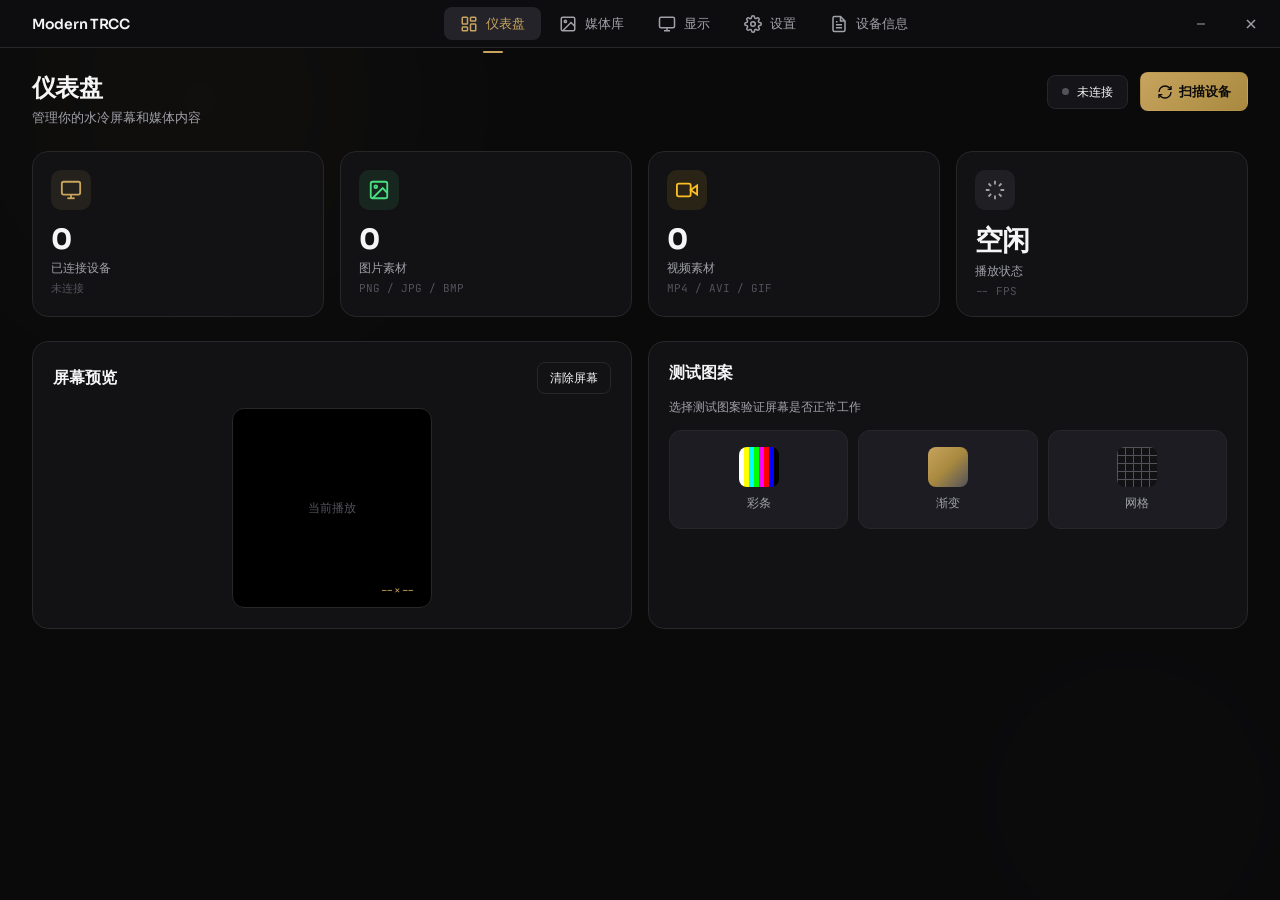
<file: ui/index.html>
<!DOCTYPE html>
<html lang="zh-CN">
<head>
    <meta charset="UTF-8">
    <meta name="viewport" content="width=device-width, initial-scale=1.0">
    <title>Modern TRCC</title>
    <link rel="preconnect" href="https://fonts.googleapis.com">
    <link rel="preconnect" href="https://fonts.gstatic.com" crossorigin>
    <link href="https://fonts.googleapis.com/css2?family=Sora:wght@300;400;500;600;700&family=Manrope:wght@300;400;500;600;700&family=JetBrains+Mono:wght@400;500&display=swap" rel="stylesheet">
    <link rel="stylesheet" href="styles.css">
</head>
<body>

<!-- 动态背景 -->
<div class="bg-mesh"></div>

<!-- 主容器 -->
<div class="app">

    <!-- 自定义标题栏 -->
    <header class="titlebar">
        <div class="titlebar-left">
            <div class="logo">
                <span class="logo-text">Modern TRCC</span>
            </div>
        </div>

        <!-- 顶部导航 -->
        <nav class="top-nav">
            <button class="top-nav-item active" data-page="dashboard">
                <svg width="18" height="18" viewBox="0 0 24 24" fill="none" stroke="currentColor" stroke-width="2"><rect x="3" y="3" width="7" height="9" rx="1"/><rect x="14" y="3" width="7" height="5" rx="1"/><rect x="14" y="12" width="7" height="9" rx="1"/><rect x="3" y="16" width="7" height="5" rx="1"/></svg>
                <span data-i18n="nav.dashboard">仪表盘</span>
            </button>
            <button class="top-nav-item" data-page="media">
                <svg width="18" height="18" viewBox="0 0 24 24" fill="none" stroke="currentColor" stroke-width="2"><rect x="3" y="3" width="18" height="18" rx="2"/><circle cx="8.5" cy="8.5" r="1.5"/><path d="M21 15L16 10L5 21"/></svg>
                <span data-i18n="nav.media">媒体库</span>
            </button>
            <button class="top-nav-item" data-page="display">
                <svg width="18" height="18" viewBox="0 0 24 24" fill="none" stroke="currentColor" stroke-width="2"><rect x="2" y="3" width="20" height="14" rx="2"/><line x1="8" y1="21" x2="16" y2="21"/><line x1="12" y1="17" x2="12" y2="21"/></svg>
                <span data-i18n="nav.display">显示</span>
            </button>
            <button class="top-nav-item" data-page="system">
                <svg width="18" height="18" viewBox="0 0 24 24" fill="none" stroke="currentColor" stroke-width="2"><circle cx="12" cy="12" r="3"/><path d="M19.4 15a1.65 1.65 0 0 0 .33 1.82l.06.06a2 2 0 0 1 0 2.83 2 2 0 0 1-2.83 0l-.06-.06a1.65 1.65 0 0 0-1.82-.33 1.65 1.65 0 0 0-1 1.51V21a2 2 0 0 1-2 2 2 2 0 0 1-2-2v-.09A1.65 1.65 0 0 0 9 19.4a1.65 1.65 0 0 0-1.82.33l-.06.06a2 2 0 0 1-2.83 0 2 2 0 0 1 0-2.83l.06-.06a1.65 1.65 0 0 0 .33-1.82 1.65 1.65 0 0 0-1.51-1H3a2 2 0 0 1-2-2 2 2 0 0 1 2-2h.09A1.65 1.65 0 0 0 4.6 9a1.65 1.65 0 0 0-.33-1.82l-.06-.06a2 2 0 0 1 0-2.83 2 2 0 0 1 2.83 0l.06.06a1.65 1.65 0 0 0 1.82.33H9a1.65 1.65 0 0 0 1-1.51V3a2 2 0 0 1 2-2 2 2 0 0 1 2 2v.09a1.65 1.65 0 0 0 1 1.51 1.65 1.65 0 0 0 1.82-.33l.06-.06a2 2 0 0 1 2.83 0 2 2 0 0 1 0 2.83l-.06.06a1.65 1.65 0 0 0-.33 1.82V9a1.65 1.65 0 0 0 1.51 1H21a2 2 0 0 1 2 2 2 2 0 0 1-2 2h-.09a1.65 1.65 0 0 0-1.51 1z"/></svg>
                <span data-i18n="nav.settings">设置</span>
            </button>
            <button class="top-nav-item" data-page="diagnostics">
                <svg width="18" height="18" viewBox="0 0 24 24" fill="none" stroke="currentColor" stroke-width="2"><path d="M14 2H6a2 2 0 0 0-2 2v16a2 2 0 0 0 2 2h12a2 2 0 0 0 2-2V8z"/><polyline points="14 2 14 8 20 8"/><line x1="16" y1="13" x2="8" y2="13"/><line x1="16" y1="17" x2="8" y2="17"/><polyline points="10 9 9 9 8 9"/></svg>
                <span data-i18n="nav.deviceInfo">设备信息</span>
            </button>
        </nav>

        <!-- 窗口控制按钮 -->
        <div class="window-controls">
            <button class="win-btn" id="minBtn" data-i18n-title="title.min" title="最小化">
                <svg width="12" height="12" viewBox="0 0 12 12"><rect x="2" y="5.5" width="8" height="1" fill="currentColor"/></svg>
            </button>
            <button class="win-btn win-btn-close" id="closeBtn" data-i18n-title="title.close" title="关闭">
                <svg width="12" height="12" viewBox="0 0 12 12"><line x1="2" y1="2" x2="10" y2="10" stroke="currentColor" stroke-width="1.5"/><line x1="10" y1="2" x2="2" y2="10" stroke="currentColor" stroke-width="1.5"/></svg>
            </button>
        </div>
    </header>

    <!-- 主内容 -->
    <main class="content">

        <!-- 屏幕切换条：检测到多块屏幕时显示（单屏自动隐藏） -->
        <div class="screen-bar" id="screenBar" style="display:none">
            <div class="screen-bar-inner" id="screenBarInner"></div>
        </div>

        <!-- ============ 仪表盘 ============ -->
        <section class="page active" id="page-dashboard">
            <header class="page-header">
                <div>
                    <h1 data-i18n="page.dashboard.title">仪表盘</h1>
                    <p data-i18n="page.dashboard.sub">管理你的水冷屏幕和媒体内容</p>
                </div>
                <div class="header-right">
                    <div class="device-badge" id="deviceBadge">
                        <div class="status-dot" id="statusDot"></div>
                        <span id="statusText">未连接</span>
                    </div>
                    <button class="btn btn-primary" onclick="scanDevices()">
                        <svg width="16" height="16" viewBox="0 0 24 24" fill="none" stroke="currentColor" stroke-width="2"><path d="M3 12a9 9 0 0 1 9-9 9.75 9.75 0 0 1 6.74 2.74L21 8"/><path d="M21 3v5h-5"/><path d="M21 12a9 9 0 0 1-9 9 9.75 9.75 0 0 1-6.74-2.74L3 16"/><path d="M3 21v-5h5"/></svg>
                        <span data-i18n="btn.scan">扫描设备</span>
                    </button>
                </div>
            </header>

            <div class="stats-grid">
                <div class="stat-card">
                    <div class="stat-icon stat-icon-blue">
                        <svg width="22" height="22" viewBox="0 0 24 24" fill="none" stroke="currentColor" stroke-width="2"><rect x="2" y="3" width="20" height="14" rx="2"/><line x1="8" y1="21" x2="16" y2="21"/><line x1="12" y1="17" x2="12" y2="21"/></svg>
                    </div>
                    <div class="stat-value" id="statDevices">0</div>
                    <div class="stat-label" data-i18n="stat.devices">已连接设备</div>
                    <div class="stat-sub" id="statDeviceName">未连接</div>
                </div>
                <div class="stat-card">
                    <div class="stat-icon stat-icon-green">
                        <svg width="22" height="22" viewBox="0 0 24 24" fill="none" stroke="currentColor" stroke-width="2"><rect x="3" y="3" width="18" height="18" rx="2"/><circle cx="8.5" cy="8.5" r="1.5"/><path d="M21 15L16 10L5 21"/></svg>
                    </div>
                    <div class="stat-value" id="statImages">0</div>
                    <div class="stat-label" data-i18n="stat.images">图片素材</div>
                    <div class="stat-sub" data-i18n="stat.imagesSub">PNG / JPG / BMP</div>
                </div>
                <div class="stat-card">
                    <div class="stat-icon stat-icon-orange">
                        <svg width="22" height="22" viewBox="0 0 24 24" fill="none" stroke="currentColor" stroke-width="2"><polygon points="23 7 16 12 23 17 23 7"/><rect x="1" y="5" width="15" height="14" rx="2"/></svg>
                    </div>
                    <div class="stat-value" id="statVideos">0</div>
                    <div class="stat-label" data-i18n="stat.videos">视频素材</div>
                    <div class="stat-sub" data-i18n="stat.videosSub">MP4 / AVI / GIF</div>
                </div>
                <div class="stat-card">
                    <div class="stat-icon stat-icon-cyan">
                        <svg width="22" height="22" viewBox="0 0 24 24" fill="none" stroke="currentColor" stroke-width="2"><path d="M12 2v4M12 18v4M4.93 4.93l2.83 2.83M16.24 16.24l2.83 2.83M2 12h4M18 12h4M4.93 19.07l2.83-2.83M16.24 7.76l2.83-2.83"/></svg>
                    </div>
                    <div class="stat-value" id="statPlayback">空闲</div>
                    <div class="stat-label" data-i18n="stat.playback">播放状态</div>
                    <div class="stat-sub"><span id="statFps">-- FPS</span></div>
                </div>
            </div>

            <div class="dashboard-bottom">
                <div class="card preview-card">
                    <div class="card-header">
                        <h2 data-i18n="dash.preview">屏幕预览</h2>
                        <button class="btn btn-ghost btn-sm" onclick="clearDisplay()"><span data-i18n="btn.clear">清除屏幕</span></button>
                    </div>
                    <div class="screen-preview" id="screenPreview">
                        <img class="screen-preview-img" id="screenPreviewImg" alt="">
                        <div class="screen-resolution" id="screenRes">--×--</div>
                        <div class="preview-info" id="previewInfo"></div>
                    </div>
                </div>
                <div class="card test-card">
                    <div class="card-header">
                        <h2 data-i18n="dash.testPattern">测试图案</h2>
                    </div>
                    <p class="card-desc" data-i18n="dash.testDesc">选择测试图案验证屏幕是否正常工作</p>
                    <div class="test-grid">
                        <button class="test-btn" onclick="sendTestPattern('colorbars')">
                            <div class="test-icon test-icon-bars"></div>
                            <span data-i18n="test.bars">彩条</span>
                        </button>
                        <button class="test-btn" onclick="sendTestPattern('gradient')">
                            <div class="test-icon test-icon-gradient"></div>
                            <span data-i18n="test.gradient">渐变</span>
                        </button>
                        <button class="test-btn" onclick="sendTestPattern('grid')">
                            <div class="test-icon test-icon-grid"></div>
                            <span data-i18n="test.grid">网格</span>
                        </button>
                    </div>
                </div>
            </div>
        </section>

        <!-- ============ 媒体库 ============ -->
        <section class="page" id="page-media">
            <header class="page-header">
                <div>
                    <h1 data-i18n="page.media.title">媒体库</h1>
                    <p data-i18n="page.media.sub">管理你的图片和视频素材</p>
                </div>
                <div class="header-actions">
                    <button class="btn btn-ghost" onclick="uploadMedia('image')"><span data-i18n="btn.uploadImage">上传图片</span></button>
                    <button class="btn btn-primary" onclick="uploadMedia('video')"><span data-i18n="btn.uploadVideo">上传视频</span></button>
                </div>
            </header>

            <div class="filter-bar">
                <div class="filter-tabs">
                    <button class="filter-tab active" data-filter="all" onclick="setFilter('all')"><span data-i18n="filter.all">全部</span></button>
                    <button class="filter-tab" data-filter="image" onclick="setFilter('image')"><span data-i18n="filter.image">图片</span></button>
                    <button class="filter-tab" data-filter="video" onclick="setFilter('video')"><span data-i18n="filter.video">视频</span></button>
                </div>
                <input type="text" class="search-input" placeholder="搜索..." id="searchInput" oninput="filterMedia()" data-i18n-placeholder="search.placeholder">
            </div>

            <div class="media-grid" id="mediaGrid">
                <div class="empty-state" id="mediaEmpty">
                    <svg width="48" height="48" viewBox="0 0 24 24" fill="none" stroke="currentColor" stroke-width="1.5"><path d="M14 2H6a2 2 0 0 0-2 2v16a2 2 0 0 0 2 2h12a2 2 0 0 0 2-2V8z"/><polyline points="14 2 14 8 20 8"/></svg>
                    <h3 data-i18n="media.empty.title">暂无媒体文件</h3>
                    <p data-i18n="media.empty.desc">上传一些图片或视频开始使用吧</p>
                    <button class="btn btn-primary" onclick="uploadMedia('all')" data-i18n="btn.uploadFile">上传文件</button>
                </div>
            </div>
        </section>

        <!-- ============ 显示 ============ -->
        <section class="page" id="page-display">
            <div class="page-split">
                <aside class="page-sidebar">
                    <div class="sidebar-title">
                        <h1 data-i18n="page.display.title">显示</h1>
                        <p data-i18n="page.display.sub">调整屏幕显示效果和性能参数</p>
                        <span class="cur-screen-label"></span>
                    </div>
                    <button class="sidebar-item active" data-section="image"><span data-i18n="display.imageAdjust">图像调整</span></button>
                    <button class="sidebar-item" data-section="performance"><span data-i18n="display.performance">性能设置</span></button>
                </aside>
                <div class="page-content">
                    <div class="section-pane active" id="pane-image">
                        <h3 class="section-title" data-i18n="display.imageAdjust">图像调整</h3>
                        <div class="slider-group">
                            <div class="slider-row">
                                <div class="slider-label">
                                    <span data-i18n="display.brightness">亮度</span>
                                    <span class="slider-value" id="valBrightness">100%</span>
                                </div>
                                <input type="range" min="0" max="200" value="100" id="brightness" oninput="updateSlider('brightness', this.value, '%')">
                            </div>
                            <div class="slider-row">
                                <div class="slider-label">
                                    <span data-i18n="display.contrast">对比度</span>
                                    <span class="slider-value" id="valContrast">100%</span>
                                </div>
                                <input type="range" min="0" max="200" value="100" id="contrast" oninput="updateSlider('contrast', this.value, '%')">
                            </div>
                            <div class="slider-row">
                                <div class="slider-label">
                                    <span data-i18n="display.saturation">饱和度</span>
                                    <span class="slider-value" id="valSaturation">100%</span>
                                </div>
                                <input type="range" min="0" max="200" value="100" id="saturation" oninput="updateSlider('saturation', this.value, '%')">
                            </div>
                        </div>
                        <div class="option-group">
                            <label class="option-label" data-i18n="display.rotation">屏幕旋转</label>
                            <div class="option-tabs">
                                <button class="option-tab active" data-rotation="0" onclick="setOption('rotation', 0, this)">0°</button>
                                <button class="option-tab" data-rotation="90" onclick="setOption('rotation', 90, this)">90°</button>
                                <button class="option-tab" data-rotation="180" onclick="setOption('rotation', 180, this)">180°</button>
                                <button class="option-tab" data-rotation="270" onclick="setOption('rotation', 270, this)">270°</button>
                            </div>
                        </div>
                        <div class="option-group">
                            <label class="option-label" data-i18n="display.fitMode">缩放模式</label>
                            <div class="option-tabs">
                                <button class="option-tab active" data-fit="cover" onclick="setOption('fit', 'cover', this)" data-i18n="display.fit.cover">填充</button>
                                <button class="option-tab" data-fit="contain" onclick="setOption('fit', 'contain', this)" data-i18n="display.fit.contain">适应</button>
                                <button class="option-tab" data-fit="fill" onclick="setOption('fit', 'fill', this)" data-i18n="display.fit.fill">拉伸</button>
                            </div>
                        </div>
                    </div>

                    <div class="section-pane" id="pane-performance">
                        <h3 class="section-title" data-i18n="display.performance">性能设置</h3>
                        <div class="slider-group">
                            <div class="slider-row">
                                <div class="slider-label">
                                    <div class="slider-label-title">
                                        <span data-i18n="display.targetFps">屏幕刷新率</span>
                                        <span class="slider-desc" data-i18n="display.targetFps.desc">每秒向屏幕发送的帧数，越高越流畅但占用更多USB带宽</span>
                                    </div>
                                    <span class="slider-value" id="valTargetFps">30 FPS</span>
                                </div>
                                <input type="range" min="1" max="60" value="30" id="targetFps" oninput="updateSlider('targetFps', this.value, ' FPS')">
                            </div>
                            <div class="slider-row">
                                <div class="slider-label">
                                    <div class="slider-label-title">
                                        <span data-i18n="display.videoFps">视频播放帧率</span>
                                        <span class="slider-desc" data-i18n="display.videoFps.desc">视频每秒播放的帧数，决定播放速度，通常保持与原视频一致</span>
                                    </div>
                                    <span class="slider-value" id="valVideoFps">30 FPS</span>
                                </div>
                                <input type="range" min="10" max="60" value="30" id="videoFps" oninput="updateSlider('videoFps', this.value, ' FPS')">
                            </div>
                        </div>
                        <div class="toggle-row">
                            <div class="toggle-info">
                                <span data-i18n="display.loop">循环播放视频</span>
                                <span class="toggle-desc" data-i18n="display.loop.desc">视频结束后自动重播</span>
                            </div>
                            <label class="toggle"><input type="checkbox" id="loopVideo" checked><span class="toggle-slider"></span></label>
                        </div>
                    </div>

                    <div class="settings-actions">
                        <button class="btn btn-ghost" onclick="resetSettings()"><span data-i18n="btn.reset">重置</span></button>
                        <button class="btn btn-primary" onclick="applySettings()"><span data-i18n="btn.apply">应用设置</span></button>
                    </div>
                </div>
            </div>
        </section>

        <!-- ============ 设置 ============ -->
        <section class="page" id="page-system">
            <div class="page-split">
                <aside class="page-sidebar">
                    <div class="sidebar-title">
                        <h1 data-i18n="page.system.title">设置</h1>
                        <p data-i18n="page.system.sub">配置应用启动、外观和系统选项</p>
                    </div>
                    <button class="sidebar-item active" data-section="startup"><span data-i18n="sys.startup">启动选项</span></button>
                    <button class="sidebar-item" data-section="about"><span data-i18n="sys.about">关于</span></button>
                </aside>
                <div class="page-content">
                    <div class="section-pane active" id="pane-startup">
                        <h3 class="section-title" data-i18n="sys.startup">启动选项</h3>

                        <div class="section-block">
                            <h4 class="section-subtitle" data-i18n="sys.autostart">开机自启动</h4>
                            <div class="autostart-status" id="autoStartStatus">
                                <div class="autostart-dot"></div>
                                <div>
                                    <div class="autostart-text" id="autoStartText" data-i18n="sys.autostart.off">自启动未启用</div>
                                    <div class="autostart-desc" data-i18n="sys.autostart.desc">应用将在系统启动时自动运行</div>
                                </div>
                                <button class="btn btn-primary btn-sm" id="autoStartBtn" onclick="toggleAutoStart()" data-i18n="btn.enable">启用</button>
                            </div>
                            <div class="toggle-row">
                                <div class="toggle-info">
                                    <span data-i18n="sys.startMinimized">启动时最小化</span>
                                    <span class="toggle-desc" data-i18n="sys.startMinimized.desc">自启动时以最小化方式运行</span>
                                </div>
                                <label class="toggle"><input type="checkbox" id="startMinimized"><span class="toggle-slider"></span></label>
                            </div>
                            <div class="toggle-row">
                                <div class="toggle-info">
                                    <span class="text-warning">⚡ <span data-i18n="sys.fastStartup">快速启动（高优先级）</span></span>
                                    <span class="toggle-desc" data-i18n="sys.fastStartup.desc">注册为登录时最高优先级任务，确保最快启动</span>
                                </div>
                                <label class="toggle"><input type="checkbox" id="fastStartup" checked><span class="toggle-slider"></span></label>
                            </div>
                        </div>

                        <div class="section-block">
                            <div class="section-title-row">
                                <h4 class="section-subtitle" data-i18n="sys.autoplay">开机自动播放</h4>
                                <span class="cur-screen-label"></span>
                            </div>
                            <p class="section-desc" data-i18n="sys.autoplay.desc">启动并连接设备后自动播放选定的媒体</p>
                            <div class="toggle-row">
                                <div class="toggle-info">
                                    <span data-i18n="sys.enableAutoplay">启用自动播放</span>
                                    <span class="toggle-desc" data-i18n="sys.enableAutoplay.desc">开机后自动播放下方选择的图像或视频</span>
                                </div>
                                <label class="toggle"><input type="checkbox" id="enableAutoplay"><span class="toggle-slider"></span></label>
                            </div>
                            <div class="option-group" style="margin-top:12px">
                                <label class="option-label" data-i18n="sys.autoplayMedia">播放媒体</label>
                                <select class="select" id="autoplayMedia"></select>
                            </div>
                        </div>

                        <div class="section-block">
                            <div class="toggle-row">
                                <div class="toggle-info">
                                    <span data-i18n="sys.minimizeToTray">最小化到系统托盘</span>
                                    <span class="toggle-desc" data-i18n="sys.minimizeToTray.desc">关闭窗口时最小化到托盘，继续后台运行</span>
                                </div>
                                <label class="toggle"><input type="checkbox" id="minimizeToTray" checked><span class="toggle-slider"></span></label>
                            </div>
                            <div class="option-group" style="margin-top:8px">
                                <label class="option-label" data-i18n="sys.language">语言</label>
                                <select class="select" id="language">
                                    <option value="zh-CN">简体中文</option>
                                    <option value="zh-TW">繁體中文</option>
                                    <option value="en">English</option>
                                    <option value="ja">日本語</option>
                                </select>
                            </div>
                        </div>
                    </div>

                    <div class="section-pane" id="pane-about">
                        <h3 class="section-title" data-i18n="sys.about">关于</h3>
                        <div class="about-card">
                            <div class="about-logo">
                                <svg width="48" height="48" viewBox="0 0 24 24" fill="none"><path d="M12 2C12 2 5 10 5 15C5 18.866 8.13401 22 12 22C15.866 22 19 18.866 19 15C19 10 12 2 12 2Z" stroke="#c8a45e" stroke-width="2"/><path d="M9 15C9 16.657 10.343 18 12 18" stroke="#c8a45e" stroke-width="2" stroke-linecap="round"/></svg>
                            </div>
                            <h3>Modern TRCC</h3>
                            <p class="about-version" data-i18n="sys.version">版本 1.1.2</p>
                            <div class="about-info">
                                <div class="about-row"><span data-i18n="sys.author">作者</span><span>穗月</span></div>
                                <div class="about-row"><span data-i18n="sys.protocol">协议</span><span>USB / HID / SCSI / JPEG</span></div>
                            </div>
                            <p class="about-copy" data-i18n="sys.aboutCopy">支持利民 Thermalright 全系列水冷屏幕</p>
                        </div>
                    </div>
                </div>
            </div>
        </section>

        <!-- ============ 设备信息 ============ -->
        <section class="page" id="page-diagnostics">
            <div class="page-split">
                <aside class="page-sidebar">
                    <div class="sidebar-title">
                        <h1 data-i18n="page.diagnostics.title">设备信息</h1>
                        <p data-i18n="page.diagnostics.sub">查看所有USB设备信息，帮助识别水冷屏幕</p>
                    </div>
                    <button class="sidebar-item active" data-section="devices"><span data-i18n="diag.sidebar.devices">设备列表</span></button>
                    <button class="sidebar-item" data-section="logs"><span data-i18n="diag.logs">实时日志</span></button>
                </aside>
                <div class="page-content">
                    <div class="section-pane active" id="pane-devices">
                        <div class="section-header">
                            <h3 class="section-title" data-i18n="diag.known">已知设备列表</h3>
                            <button class="btn btn-primary btn-sm" onclick="refreshDiagnostics()">
                                <svg width="14" height="14" viewBox="0 0 24 24" fill="none" stroke="currentColor" stroke-width="2"><path d="M3 12a9 9 0 0 1 9-9 9.75 9.75 0 0 1 6.74 2.74L21 8"/><path d="M21 3v5h-5"/><path d="M21 12a9 9 0 0 1-9 9 9.75 9.75 0 0 1-6.74-2.74L3 16"/><path d="M3 21v-5h5"/></svg>
                                <span data-i18n="diag.refresh">刷新设备列表</span>
                            </button>
                        </div>
                        <div class="known-devices" id="knownDevices"></div>

                        <h3 class="section-title" style="margin-top:24px" data-i18n="diag.allUsb">所有USB设备</h3>
                        <div class="usb-device-list" id="usbDeviceList">
                            <div class="empty-state" style="padding:30px">
                                <p data-i18n="diag.clickRefresh">点击「刷新设备列表」扫描</p>
                            </div>
                        </div>
                    </div>

                    <div class="section-pane" id="pane-logs">
                        <div class="section-header">
                            <h3 class="section-title" data-i18n="diag.logs">实时日志</h3>
                            <button class="btn btn-ghost btn-sm" onclick="clearLogs()" data-i18n="btn.clearLogs">清除</button>
                        </div>
                        <div class="log-panel" id="logPanel">
                            <div class="log-empty" data-i18n="diag.waitingLogs">等待日志...</div>
                        </div>
                    </div>
                </div>
            </div>
        </section>

    </main>
</div>

<!-- Toast 通知 -->
<div class="toast-container" id="toastContainer"></div>

<!-- 媒体右键菜单 -->
<div class="ctx-menu" id="ctxMenu" style="display:none">
    <button class="ctx-item" id="ctxPlay">
        <svg width="14" height="14" viewBox="0 0 24 24" fill="none" stroke="currentColor" stroke-width="2"><polygon points="6 3 20 12 6 21 6 3"/></svg>
        <span data-i18n="ctx.play">播放</span>
    </button>
    <button class="ctx-item ctx-danger" id="ctxDelete">
        <svg width="14" height="14" viewBox="0 0 24 24" fill="none" stroke="currentColor" stroke-width="2"><path d="M3 6h18M8 6V4a2 2 0 0 1 2-2h4a2 2 0 0 1 2 2v2m3 0v14a2 2 0 0 1-2 2H7a2 2 0 0 1-2-2V6"/></svg>
        <span data-i18n="ctx.delete">删除</span>
    </button>
</div>

<script src="app.js"></script>
</body>
</html>
</file>
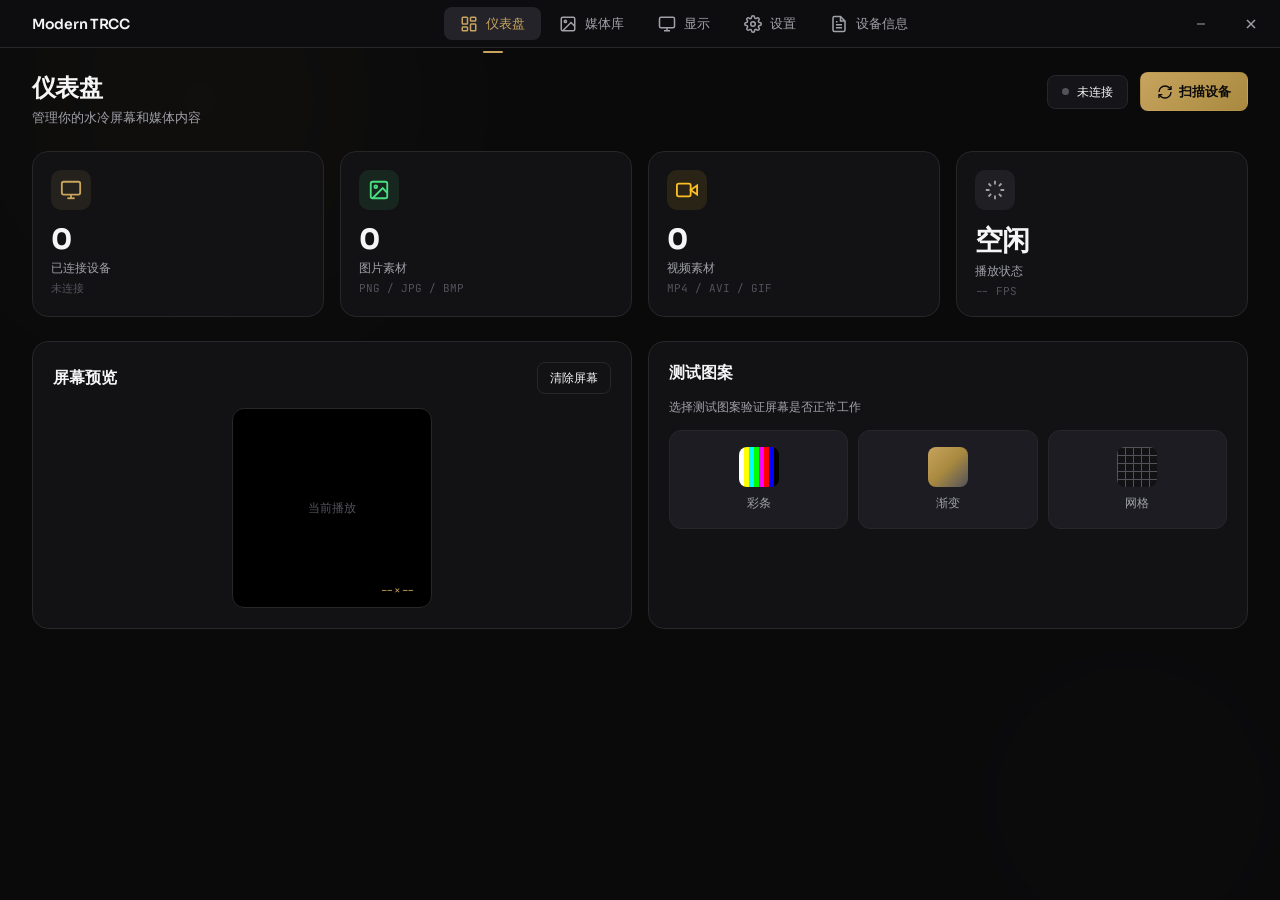
<file: src/ModernTRCC.App/ui/index.html>
<!DOCTYPE html>
<html lang="zh-CN">
<head>
    <meta charset="UTF-8">
    <meta name="viewport" content="width=device-width, initial-scale=1.0">
    <title>Modern TRCC</title>
    <link rel="preconnect" href="https://fonts.googleapis.com">
    <link rel="preconnect" href="https://fonts.gstatic.com" crossorigin>
    <link href="https://fonts.googleapis.com/css2?family=Sora:wght@300;400;500;600;700&family=Manrope:wght@300;400;500;600;700&family=JetBrains+Mono:wght@400;500&display=swap" rel="stylesheet">
    <link rel="stylesheet" href="styles.css">
</head>
<body>

<!-- 动态背景 -->
<div class="bg-mesh"></div>

<!-- 主容器 -->
<div class="app">

    <!-- 自定义标题栏 -->
    <header class="titlebar">
        <div class="titlebar-left">
            <div class="logo">
                <span class="logo-text">Modern TRCC</span>
            </div>
        </div>

        <!-- 顶部导航 -->
        <nav class="top-nav">
            <button class="top-nav-item active" data-page="dashboard">
                <svg width="18" height="18" viewBox="0 0 24 24" fill="none" stroke="currentColor" stroke-width="2"><rect x="3" y="3" width="7" height="9" rx="1"/><rect x="14" y="3" width="7" height="5" rx="1"/><rect x="14" y="12" width="7" height="9" rx="1"/><rect x="3" y="16" width="7" height="5" rx="1"/></svg>
                <span data-i18n="nav.dashboard">仪表盘</span>
            </button>
            <button class="top-nav-item" data-page="media">
                <svg width="18" height="18" viewBox="0 0 24 24" fill="none" stroke="currentColor" stroke-width="2"><rect x="3" y="3" width="18" height="18" rx="2"/><circle cx="8.5" cy="8.5" r="1.5"/><path d="M21 15L16 10L5 21"/></svg>
                <span data-i18n="nav.media">媒体库</span>
            </button>
            <button class="top-nav-item" data-page="display">
                <svg width="18" height="18" viewBox="0 0 24 24" fill="none" stroke="currentColor" stroke-width="2"><rect x="2" y="3" width="20" height="14" rx="2"/><line x1="8" y1="21" x2="16" y2="21"/><line x1="12" y1="17" x2="12" y2="21"/></svg>
                <span data-i18n="nav.display">显示</span>
            </button>
            <button class="top-nav-item" data-page="system">
                <svg width="18" height="18" viewBox="0 0 24 24" fill="none" stroke="currentColor" stroke-width="2"><circle cx="12" cy="12" r="3"/><path d="M19.4 15a1.65 1.65 0 0 0 .33 1.82l.06.06a2 2 0 0 1 0 2.83 2 2 0 0 1-2.83 0l-.06-.06a1.65 1.65 0 0 0-1.82-.33 1.65 1.65 0 0 0-1 1.51V21a2 2 0 0 1-2 2 2 2 0 0 1-2-2v-.09A1.65 1.65 0 0 0 9 19.4a1.65 1.65 0 0 0-1.82.33l-.06.06a2 2 0 0 1-2.83 0 2 2 0 0 1 0-2.83l.06-.06a1.65 1.65 0 0 0 .33-1.82 1.65 1.65 0 0 0-1.51-1H3a2 2 0 0 1-2-2 2 2 0 0 1 2-2h.09A1.65 1.65 0 0 0 4.6 9a1.65 1.65 0 0 0-.33-1.82l-.06-.06a2 2 0 0 1 0-2.83 2 2 0 0 1 2.83 0l.06.06a1.65 1.65 0 0 0 1.82.33H9a1.65 1.65 0 0 0 1-1.51V3a2 2 0 0 1 2-2 2 2 0 0 1 2 2v.09a1.65 1.65 0 0 0 1 1.51 1.65 1.65 0 0 0 1.82-.33l.06-.06a2 2 0 0 1 2.83 0 2 2 0 0 1 0 2.83l-.06.06a1.65 1.65 0 0 0-.33 1.82V9a1.65 1.65 0 0 0 1.51 1H21a2 2 0 0 1 2 2 2 2 0 0 1-2 2h-.09a1.65 1.65 0 0 0-1.51 1z"/></svg>
                <span data-i18n="nav.settings">设置</span>
            </button>
            <button class="top-nav-item" data-page="diagnostics">
                <svg width="18" height="18" viewBox="0 0 24 24" fill="none" stroke="currentColor" stroke-width="2"><path d="M14 2H6a2 2 0 0 0-2 2v16a2 2 0 0 0 2 2h12a2 2 0 0 0 2-2V8z"/><polyline points="14 2 14 8 20 8"/><line x1="16" y1="13" x2="8" y2="13"/><line x1="16" y1="17" x2="8" y2="17"/><polyline points="10 9 9 9 8 9"/></svg>
                <span data-i18n="nav.deviceInfo">设备信息</span>
            </button>
        </nav>

        <!-- 窗口控制按钮 -->
        <div class="window-controls">
            <button class="win-btn" id="minBtn" data-i18n-title="title.min" title="最小化">
                <svg width="12" height="12" viewBox="0 0 12 12"><rect x="2" y="5.5" width="8" height="1" fill="currentColor"/></svg>
            </button>
            <button class="win-btn win-btn-close" id="closeBtn" data-i18n-title="title.close" title="关闭">
                <svg width="12" height="12" viewBox="0 0 12 12"><line x1="2" y1="2" x2="10" y2="10" stroke="currentColor" stroke-width="1.5"/><line x1="10" y1="2" x2="2" y2="10" stroke="currentColor" stroke-width="1.5"/></svg>
            </button>
        </div>
    </header>

    <!-- 主内容 -->
    <main class="content">

        <!-- 屏幕切换条：检测到多块屏幕时显示（单屏自动隐藏） -->
        <div class="screen-bar" id="screenBar" style="display:none">
            <div class="screen-bar-inner" id="screenBarInner"></div>
        </div>

        <!-- ============ 仪表盘 ============ -->
        <section class="page active" id="page-dashboard">
            <header class="page-header">
                <div>
                    <h1 data-i18n="page.dashboard.title">仪表盘</h1>
                    <p data-i18n="page.dashboard.sub">管理你的水冷屏幕和媒体内容</p>
                </div>
                <div class="header-right">
                    <div class="device-badge" id="deviceBadge">
                        <div class="status-dot" id="statusDot"></div>
                        <span id="statusText">未连接</span>
                    </div>
                    <button id="scanDevicesBtn" class="btn btn-primary" onclick="scanDevices()">
                        <svg width="16" height="16" viewBox="0 0 24 24" fill="none" stroke="currentColor" stroke-width="2"><path d="M3 12a9 9 0 0 1 9-9 9.75 9.75 0 0 1 6.74 2.74L21 8"/><path d="M21 3v5h-5"/><path d="M21 12a9 9 0 0 1-9 9 9.75 9.75 0 0 1-6.74-2.74L3 16"/><path d="M3 21v-5h5"/></svg>
                        <span data-i18n="btn.scan">扫描设备</span>
                    </button>
                </div>
            </header>

            <div class="stats-grid">
                <div class="stat-card">
                    <div class="stat-icon stat-icon-blue">
                        <svg width="22" height="22" viewBox="0 0 24 24" fill="none" stroke="currentColor" stroke-width="2"><rect x="2" y="3" width="20" height="14" rx="2"/><line x1="8" y1="21" x2="16" y2="21"/><line x1="12" y1="17" x2="12" y2="21"/></svg>
                    </div>
                    <div class="stat-value" id="statDevices">0</div>
                    <div class="stat-label" data-i18n="stat.devices">已连接设备</div>
                    <div class="stat-sub" id="statDeviceName">未连接</div>
                </div>
                <div class="stat-card">
                    <div class="stat-icon stat-icon-green">
                        <svg width="22" height="22" viewBox="0 0 24 24" fill="none" stroke="currentColor" stroke-width="2"><rect x="3" y="3" width="18" height="18" rx="2"/><circle cx="8.5" cy="8.5" r="1.5"/><path d="M21 15L16 10L5 21"/></svg>
                    </div>
                    <div class="stat-value" id="statImages">0</div>
                    <div class="stat-label" data-i18n="stat.images">图片素材</div>
                    <div class="stat-sub" data-i18n="stat.imagesSub">PNG / JPG / BMP</div>
                </div>
                <div class="stat-card">
                    <div class="stat-icon stat-icon-orange">
                        <svg width="22" height="22" viewBox="0 0 24 24" fill="none" stroke="currentColor" stroke-width="2"><polygon points="23 7 16 12 23 17 23 7"/><rect x="1" y="5" width="15" height="14" rx="2"/></svg>
                    </div>
                    <div class="stat-value" id="statVideos">0</div>
                    <div class="stat-label" data-i18n="stat.videos">视频素材</div>
                    <div class="stat-sub" data-i18n="stat.videosSub">MP4 / AVI / GIF</div>
                </div>
                <div class="stat-card">
                    <div class="stat-icon stat-icon-cyan">
                        <svg width="22" height="22" viewBox="0 0 24 24" fill="none" stroke="currentColor" stroke-width="2"><path d="M12 2v4M12 18v4M4.93 4.93l2.83 2.83M16.24 16.24l2.83 2.83M2 12h4M18 12h4M4.93 19.07l2.83-2.83M16.24 7.76l2.83-2.83"/></svg>
                    </div>
                    <div class="stat-value" id="statPlayback">空闲</div>
                    <div class="stat-label" data-i18n="stat.playback">播放状态</div>
                    <div class="stat-sub"><span id="statFps">-- FPS</span></div>
                </div>
            </div>

            <div class="dashboard-bottom">
                <div class="card preview-card">
                    <div class="card-header">
                        <h2 data-i18n="dash.preview">屏幕预览</h2>
                        <button class="btn btn-ghost btn-sm" onclick="clearDisplay()"><span data-i18n="btn.clear">清除屏幕</span></button>
                    </div>
                    <div class="screen-preview" id="screenPreview">
                        <img class="screen-preview-img" id="screenPreviewImg" alt="">
                        <div class="screen-resolution" id="screenRes">--×--</div>
                        <div class="preview-info" id="previewInfo"></div>
                    </div>
                </div>
                <div class="card test-card">
                    <div class="card-header">
                        <h2 data-i18n="dash.testPattern">测试图案</h2>
                    </div>
                    <p class="card-desc" data-i18n="dash.testDesc">选择测试图案验证屏幕是否正常工作</p>
                    <div class="test-grid">
                        <button class="test-btn" onclick="sendTestPattern('colorbars')">
                            <div class="test-icon test-icon-bars"></div>
                            <span data-i18n="test.bars">彩条</span>
                        </button>
                        <button class="test-btn" onclick="sendTestPattern('gradient')">
                            <div class="test-icon test-icon-gradient"></div>
                            <span data-i18n="test.gradient">渐变</span>
                        </button>
                        <button class="test-btn" onclick="sendTestPattern('grid')">
                            <div class="test-icon test-icon-grid"></div>
                            <span data-i18n="test.grid">网格</span>
                        </button>
                    </div>
                </div>
            </div>
        </section>

        <!-- ============ 媒体库 ============ -->
        <section class="page" id="page-media">
            <header class="page-header">
                <div>
                    <h1 data-i18n="page.media.title">媒体库</h1>
                    <p data-i18n="page.media.sub">管理你的图片和视频素材</p>
                </div>
                <div class="header-actions">
                    <button class="btn btn-ghost" onclick="uploadMedia('image')"><span data-i18n="btn.uploadImage">上传图片</span></button>
                    <button class="btn btn-primary" onclick="uploadMedia('video')"><span data-i18n="btn.uploadVideo">上传视频</span></button>
                </div>
            </header>

            <div class="filter-bar">
                <div class="filter-tabs">
                    <button class="filter-tab active" data-filter="all" onclick="setFilter('all')"><span data-i18n="filter.all">全部</span></button>
                    <button class="filter-tab" data-filter="image" onclick="setFilter('image')"><span data-i18n="filter.image">图片</span></button>
                    <button class="filter-tab" data-filter="video" onclick="setFilter('video')"><span data-i18n="filter.video">视频</span></button>
                </div>
                <input type="text" class="search-input" placeholder="搜索..." id="searchInput" oninput="filterMedia()" data-i18n-placeholder="search.placeholder">
            </div>

            <div class="media-grid" id="mediaGrid">
                <div class="empty-state" id="mediaEmpty">
                    <svg width="48" height="48" viewBox="0 0 24 24" fill="none" stroke="currentColor" stroke-width="1.5"><path d="M14 2H6a2 2 0 0 0-2 2v16a2 2 0 0 0 2 2h12a2 2 0 0 0 2-2V8z"/><polyline points="14 2 14 8 20 8"/></svg>
                    <h3 data-i18n="media.empty.title">暂无媒体文件</h3>
                    <p data-i18n="media.empty.desc">上传一些图片或视频开始使用吧</p>
                    <button class="btn btn-primary" onclick="uploadMedia('all')" data-i18n="btn.uploadFile">上传文件</button>
                </div>
            </div>
        </section>

        <!-- ============ 显示 ============ -->
        <section class="page" id="page-display">
            <div class="page-split">
                <aside class="page-sidebar">
                    <div class="sidebar-title">
                        <h1 data-i18n="page.display.title">显示</h1>
                        <p data-i18n="page.display.sub">调整屏幕显示效果和性能参数</p>
                        <span class="cur-screen-label"></span>
                    </div>
                    <button class="sidebar-item active" data-section="image"><span data-i18n="display.imageAdjust">图像调整</span></button>
                    <button class="sidebar-item" data-section="performance"><span data-i18n="display.performance">性能设置</span></button>
                </aside>
                <div class="page-content">
                    <div class="section-pane active" id="pane-image">
                        <h3 class="section-title" data-i18n="display.imageAdjust">图像调整</h3>
                        <div class="slider-group">
                            <div class="slider-row">
                                <div class="slider-label">
                                    <span data-i18n="display.brightness">亮度</span>
                                    <span class="slider-value" id="valBrightness">100%</span>
                                </div>
                                <input type="range" min="0" max="200" value="100" id="brightness" oninput="updateSlider('brightness', this.value, '%')">
                            </div>
                            <div class="slider-row">
                                <div class="slider-label">
                                    <span data-i18n="display.contrast">对比度</span>
                                    <span class="slider-value" id="valContrast">100%</span>
                                </div>
                                <input type="range" min="0" max="200" value="100" id="contrast" oninput="updateSlider('contrast', this.value, '%')">
                            </div>
                            <div class="slider-row">
                                <div class="slider-label">
                                    <span data-i18n="display.saturation">饱和度</span>
                                    <span class="slider-value" id="valSaturation">100%</span>
                                </div>
                                <input type="range" min="0" max="200" value="100" id="saturation" oninput="updateSlider('saturation', this.value, '%')">
                            </div>
                        </div>
                        <div class="option-group">
                            <label class="option-label" data-i18n="display.rotation">屏幕旋转</label>
                            <div class="option-tabs">
                                <button class="option-tab active" data-rotation="0" onclick="setOption('rotation', 0, this)">0°</button>
                                <button class="option-tab" data-rotation="90" onclick="setOption('rotation', 90, this)">90°</button>
                                <button class="option-tab" data-rotation="180" onclick="setOption('rotation', 180, this)">180°</button>
                                <button class="option-tab" data-rotation="270" onclick="setOption('rotation', 270, this)">270°</button>
                            </div>
                        </div>
                        <div class="option-group">
                            <label class="option-label" data-i18n="display.fitMode">缩放模式</label>
                            <div class="option-tabs">
                                <button class="option-tab active" data-fit="cover" onclick="setOption('fit', 'cover', this)" data-i18n="display.fit.cover">填充</button>
                                <button class="option-tab" data-fit="contain" onclick="setOption('fit', 'contain', this)" data-i18n="display.fit.contain">适应</button>
                                <button class="option-tab" data-fit="fill" onclick="setOption('fit', 'fill', this)" data-i18n="display.fit.fill">拉伸</button>
                            </div>
                        </div>
                    </div>

                    <div class="section-pane" id="pane-performance">
                        <h3 class="section-title" data-i18n="display.performance">性能设置</h3>
                        <div class="slider-group">
                            <div class="slider-row">
                                <div class="slider-label">
                                    <div class="slider-label-title">
                                        <span data-i18n="display.targetFps">屏幕刷新率</span>
                                        <span class="slider-desc" data-i18n="display.targetFps.desc">每秒向屏幕发送的帧数，越高越流畅但占用更多USB带宽</span>
                                    </div>
                                    <span class="slider-value" id="valTargetFps">30 FPS</span>
                                </div>
                                <input type="range" min="1" max="60" value="30" id="targetFps" oninput="updateSlider('targetFps', this.value, ' FPS')">
                            </div>
                            <div class="slider-row">
                                <div class="slider-label">
                                    <div class="slider-label-title">
                                        <span data-i18n="display.videoFps">视频播放帧率</span>
                                        <span class="slider-desc" data-i18n="display.videoFps.desc">视频每秒播放的帧数，决定播放速度，通常保持与原视频一致</span>
                                    </div>
                                    <span class="slider-value" id="valVideoFps">30 FPS</span>
                                </div>
                                <input type="range" min="10" max="60" value="30" id="videoFps" oninput="updateSlider('videoFps', this.value, ' FPS')">
                            </div>
                        </div>
                        <div class="toggle-row">
                            <div class="toggle-info">
                                <span data-i18n="display.loop">循环播放视频</span>
                                <span class="toggle-desc" data-i18n="display.loop.desc">视频结束后自动重播</span>
                            </div>
                            <label class="toggle"><input type="checkbox" id="loopVideo" checked><span class="toggle-slider"></span></label>
                        </div>
                    </div>

                    <div class="settings-actions">
                        <button class="btn btn-ghost" onclick="resetSettings()"><span data-i18n="btn.reset">重置</span></button>
                        <button class="btn btn-primary" onclick="applySettings()"><span data-i18n="btn.apply">应用设置</span></button>
                    </div>
                </div>
            </div>
        </section>

        <!-- ============ 设置 ============ -->
        <section class="page" id="page-system">
            <div class="page-split">
                <aside class="page-sidebar">
                    <div class="sidebar-title">
                        <h1 data-i18n="page.system.title">设置</h1>
                        <p data-i18n="page.system.sub">配置应用启动、外观和系统选项</p>
                    </div>
                    <button class="sidebar-item active" data-section="startup"><span data-i18n="sys.startup">启动选项</span></button>
                    <button class="sidebar-item" data-section="about"><span data-i18n="sys.about">关于</span></button>
                </aside>
                <div class="page-content">
                    <div class="section-pane active" id="pane-startup">
                        <h3 class="section-title" data-i18n="sys.startup">启动选项</h3>

                        <div class="section-block">
                            <h4 class="section-subtitle" data-i18n="sys.autostart">开机自启动</h4>
                            <div class="autostart-status" id="autoStartStatus">
                                <div class="autostart-dot"></div>
                                <div>
                                    <div class="autostart-text" id="autoStartText" data-i18n="sys.autostart.off">自启动未启用</div>
                                    <div class="autostart-desc" data-i18n="sys.autostart.desc">应用将在系统启动时自动运行</div>
                                </div>
                                <button class="btn btn-primary btn-sm" id="autoStartBtn" onclick="toggleAutoStart()" data-i18n="btn.enable">启用</button>
                            </div>
                            <div class="toggle-row">
                                <div class="toggle-info">
                                    <span data-i18n="sys.startMinimized">启动时最小化</span>
                                    <span class="toggle-desc" data-i18n="sys.startMinimized.desc">自启动时以最小化方式运行</span>
                                </div>
                                <label class="toggle"><input type="checkbox" id="startMinimized"><span class="toggle-slider"></span></label>
                            </div>
                            <div class="toggle-row">
                                <div class="toggle-info">
                                    <span class="text-warning">⚡ <span data-i18n="sys.fastStartup">快速启动（高优先级）</span></span>
                                    <span class="toggle-desc" data-i18n="sys.fastStartup.desc">注册为登录时最高优先级任务，确保最快启动</span>
                                </div>
                                <label class="toggle"><input type="checkbox" id="fastStartup" checked><span class="toggle-slider"></span></label>
                            </div>
                        </div>

                        <div class="section-block">
                            <div class="section-title-row">
                                <h4 class="section-subtitle" data-i18n="sys.autoplay">开机自动播放</h4>
                                <span class="cur-screen-label"></span>
                            </div>
                            <p class="section-desc" data-i18n="sys.autoplay.desc">启动并连接设备后自动播放选定的媒体</p>
                            <div class="toggle-row">
                                <div class="toggle-info">
                                    <span data-i18n="sys.enableAutoplay">启用自动播放</span>
                                    <span class="toggle-desc" data-i18n="sys.enableAutoplay.desc">开机后自动播放下方选择的图像或视频</span>
                                </div>
                                <label class="toggle"><input type="checkbox" id="enableAutoplay"><span class="toggle-slider"></span></label>
                            </div>
                            <div class="option-group" style="margin-top:12px">
                                <label class="option-label" data-i18n="sys.autoplayMedia">播放媒体</label>
                                <select class="select" id="autoplayMedia"></select>
                            </div>
                        </div>

                        <div class="section-block">
                            <div class="toggle-row">
                                <div class="toggle-info">
                                    <span data-i18n="sys.minimizeToTray">最小化到系统托盘</span>
                                    <span class="toggle-desc" data-i18n="sys.minimizeToTray.desc">关闭窗口时最小化到托盘，继续后台运行</span>
                                </div>
                                <label class="toggle"><input type="checkbox" id="minimizeToTray" checked><span class="toggle-slider"></span></label>
                            </div>
                            <div class="option-group" style="margin-top:8px">
                                <label class="option-label" data-i18n="sys.language">语言</label>
                                <select class="select" id="language">
                                    <option value="zh-CN">简体中文</option>
                                    <option value="zh-TW">繁體中文</option>
                                    <option value="en">English</option>
                                    <option value="ja">日本語</option>
                                </select>
                            </div>
                        </div>
                    </div>

                    <div class="section-pane" id="pane-about">
                        <h3 class="section-title" data-i18n="sys.about">关于</h3>
                        <div class="about-card">
                            <div class="about-logo">
                                <svg width="48" height="48" viewBox="0 0 24 24" fill="none"><path d="M12 2C12 2 5 10 5 15C5 18.866 8.13401 22 12 22C15.866 22 19 18.866 19 15C19 10 12 2 12 2Z" stroke="#c8a45e" stroke-width="2"/><path d="M9 15C9 16.657 10.343 18 12 18" stroke="#c8a45e" stroke-width="2" stroke-linecap="round"/></svg>
                            </div>
                            <h3>Modern TRCC</h3>
                            <p class="about-version" data-i18n="sys.version">版本 1.1.2</p>
                            <div class="about-info">
                                <div class="about-row"><span data-i18n="sys.author">作者</span><span>穗月</span></div>
                                <div class="about-row"><span data-i18n="sys.protocol">协议</span><span>USB / HID / SCSI / JPEG</span></div>
                            </div>
                            <p class="about-copy" data-i18n="sys.aboutCopy">支持利民 Thermalright 全系列水冷屏幕</p>
                        </div>
                    </div>
                </div>
            </div>
        </section>

        <!-- ============ 设备信息 ============ -->
        <section class="page" id="page-diagnostics">
            <div class="page-split">
                <aside class="page-sidebar">
                    <div class="sidebar-title">
                        <h1 data-i18n="page.diagnostics.title">设备信息</h1>
                        <p data-i18n="page.diagnostics.sub">查看所有USB设备信息，帮助识别水冷屏幕</p>
                    </div>
                    <button class="sidebar-item active" data-section="devices"><span data-i18n="diag.sidebar.devices">设备列表</span></button>
                    <button class="sidebar-item" data-section="logs"><span data-i18n="diag.logs">实时日志</span></button>
                </aside>
                <div class="page-content">
                    <div class="section-pane active" id="pane-devices">
                        <div class="section-header">
                            <h3 class="section-title" data-i18n="diag.known">已知设备列表</h3>
                            <button class="btn btn-primary btn-sm" onclick="refreshDiagnostics()">
                                <svg width="14" height="14" viewBox="0 0 24 24" fill="none" stroke="currentColor" stroke-width="2"><path d="M3 12a9 9 0 0 1 9-9 9.75 9.75 0 0 1 6.74 2.74L21 8"/><path d="M21 3v5h-5"/><path d="M21 12a9 9 0 0 1-9 9 9.75 9.75 0 0 1-6.74-2.74L3 16"/><path d="M3 21v-5h5"/></svg>
                                <span data-i18n="diag.refresh">刷新设备列表</span>
                            </button>
                        </div>
                        <div class="known-devices" id="knownDevices"></div>

                        <h3 class="section-title" style="margin-top:24px" data-i18n="diag.allUsb">所有USB设备</h3>
                        <div class="usb-device-list" id="usbDeviceList">
                            <div class="empty-state" style="padding:30px">
                                <p data-i18n="diag.clickRefresh">点击「刷新设备列表」扫描</p>
                            </div>
                        </div>
                    </div>

                    <div class="section-pane" id="pane-logs">
                        <div class="section-header">
                            <h3 class="section-title" data-i18n="diag.logs">实时日志</h3>
                            <button class="btn btn-ghost btn-sm" onclick="clearLogs()" data-i18n="btn.clearLogs">清除</button>
                        </div>
                        <div class="log-panel" id="logPanel">
                            <div class="log-empty" data-i18n="diag.waitingLogs">等待日志...</div>
                        </div>
                    </div>
                </div>
            </div>
        </section>

    </main>
</div>

<!-- Toast 通知 -->
<div class="toast-container" id="toastContainer"></div>

<!-- 媒体右键菜单 -->
<div class="ctx-menu" id="ctxMenu" style="display:none">
    <button class="ctx-item" id="ctxPlay">
        <svg width="14" height="14" viewBox="0 0 24 24" fill="none" stroke="currentColor" stroke-width="2"><polygon points="6 3 20 12 6 21 6 3"/></svg>
        <span data-i18n="ctx.play">播放</span>
    </button>
    <button class="ctx-item ctx-danger" id="ctxDelete">
        <svg width="14" height="14" viewBox="0 0 24 24" fill="none" stroke="currentColor" stroke-width="2"><path d="M3 6h18M8 6V4a2 2 0 0 1 2-2h4a2 2 0 0 1 2 2v2m3 0v14a2 2 0 0 1-2 2H7a2 2 0 0 1-2-2V6"/></svg>
        <span data-i18n="ctx.delete">删除</span>
    </button>
</div>

<script src="app.js"></script>
</body>
</html>
</file>
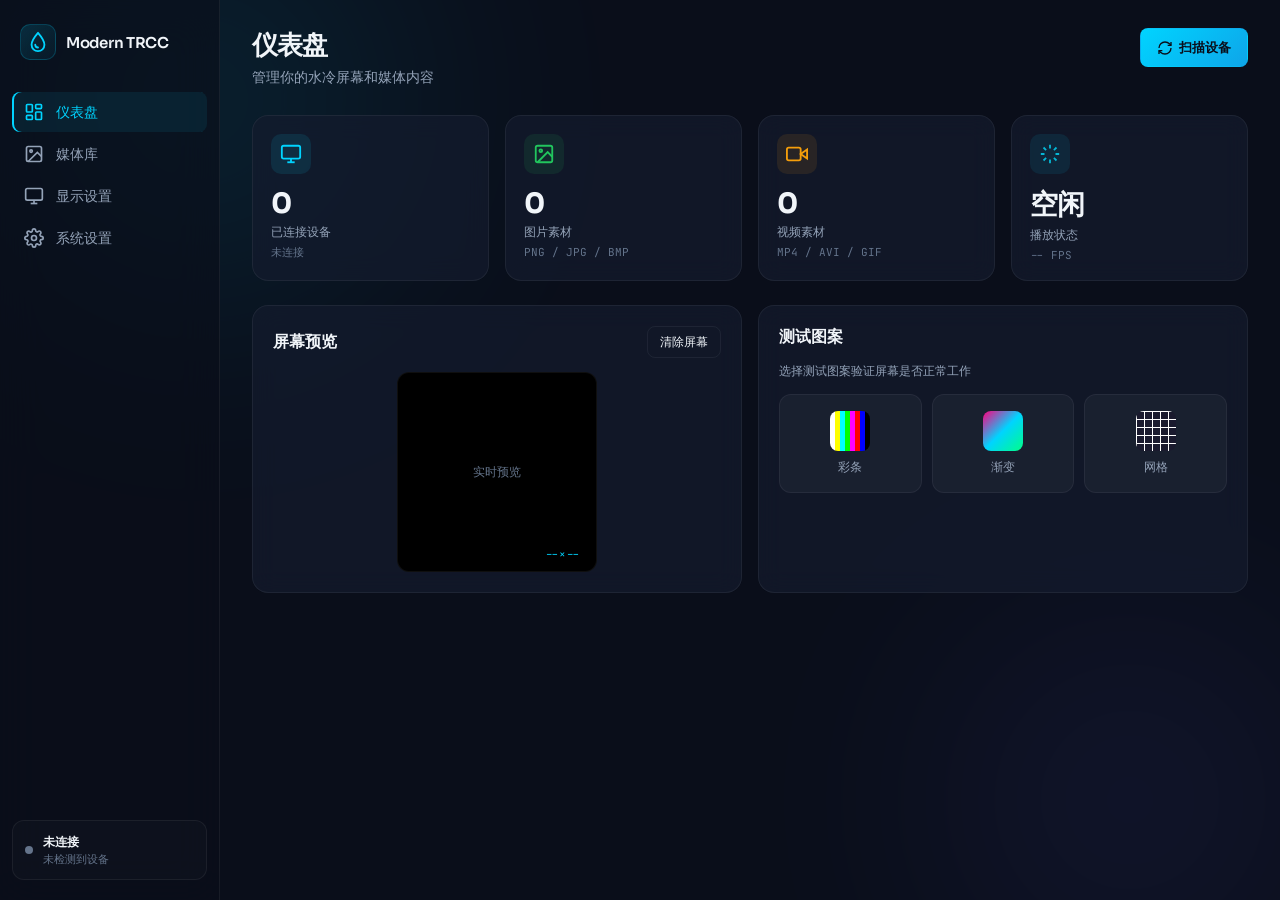
<file: bin/Debug/net8.0-windows/ui/index.html>
<!DOCTYPE html>
<html lang="zh-CN">
<head>
    <meta charset="UTF-8">
    <meta name="viewport" content="width=device-width, initial-scale=1.0">
    <title>Modern TRCC</title>
    <link rel="preconnect" href="https://fonts.googleapis.com">
    <link rel="preconnect" href="https://fonts.gstatic.com" crossorigin>
    <link href="https://fonts.googleapis.com/css2?family=Sora:wght@300;400;500;600;700&family=Manrope:wght@300;400;500;600;700&family=JetBrains+Mono:wght@400;500&display=swap" rel="stylesheet">
    <link rel="stylesheet" href="styles.css">
</head>
<body>

<!-- 动态背景 -->
<div class="bg-mesh"></div>

<!-- 主容器 -->
<div class="app">

    <!-- 侧边栏 -->
    <aside class="sidebar">
        <div class="logo">
            <div class="logo-icon">
                <svg width="22" height="22" viewBox="0 0 24 24" fill="none">
                    <path d="M12 2C12 2 5 10 5 15C5 18.866 8.13401 22 12 22C15.866 22 19 18.866 19 15C19 10 12 2 12 2Z" stroke="url(#grad)" stroke-width="2" stroke-linejoin="round"/>
                    <path d="M9 15C9 16.657 10.343 18 12 18" stroke="url(#grad)" stroke-width="2" stroke-linecap="round"/>
                    <defs>
                        <linearGradient id="grad" x1="0" y1="0" x2="24" y2="24">
                            <stop offset="0" stop-color="#00d4ff"/>
                            <stop offset="1" stop-color="#0ea5e9"/>
                        </linearGradient>
                    </defs>
                </svg>
            </div>
            <span class="logo-text">Modern TRCC</span>
        </div>

        <nav class="nav">
            <button class="nav-item active" data-page="dashboard">
                <svg width="20" height="20" viewBox="0 0 24 24" fill="none" stroke="currentColor" stroke-width="2"><rect x="3" y="3" width="7" height="9" rx="1"/><rect x="14" y="3" width="7" height="5" rx="1"/><rect x="14" y="12" width="7" height="9" rx="1"/><rect x="3" y="16" width="7" height="5" rx="1"/></svg>
                <span>仪表盘</span>
            </button>
            <button class="nav-item" data-page="media">
                <svg width="20" height="20" viewBox="0 0 24 24" fill="none" stroke="currentColor" stroke-width="2"><rect x="3" y="3" width="18" height="18" rx="2"/><circle cx="8.5" cy="8.5" r="1.5"/><path d="M21 15L16 10L5 21"/></svg>
                <span>媒体库</span>
            </button>
            <button class="nav-item" data-page="display">
                <svg width="20" height="20" viewBox="0 0 24 24" fill="none" stroke="currentColor" stroke-width="2"><rect x="2" y="3" width="20" height="14" rx="2"/><line x1="8" y1="21" x2="16" y2="21"/><line x1="12" y1="17" x2="12" y2="21"/></svg>
                <span>显示设置</span>
            </button>
            <button class="nav-item" data-page="system">
                <svg width="20" height="20" viewBox="0 0 24 24" fill="none" stroke="currentColor" stroke-width="2"><circle cx="12" cy="12" r="3"/><path d="M19.4 15a1.65 1.65 0 0 0 .33 1.82l.06.06a2 2 0 0 1 0 2.83 2 2 0 0 1-2.83 0l-.06-.06a1.65 1.65 0 0 0-1.82-.33 1.65 1.65 0 0 0-1 1.51V21a2 2 0 0 1-2 2 2 2 0 0 1-2-2v-.09A1.65 1.65 0 0 0 9 19.4a1.65 1.65 0 0 0-1.82.33l-.06.06a2 2 0 0 1-2.83 0 2 2 0 0 1 0-2.83l.06-.06a1.65 1.65 0 0 0 .33-1.82 1.65 1.65 0 0 0-1.51-1H3a2 2 0 0 1-2-2 2 2 0 0 1 2-2h.09A1.65 1.65 0 0 0 4.6 9a1.65 1.65 0 0 0-.33-1.82l-.06-.06a2 2 0 0 1 0-2.83 2 2 0 0 1 2.83 0l.06.06a1.65 1.65 0 0 0 1.82.33H9a1.65 1.65 0 0 0 1-1.51V3a2 2 0 0 1 2-2 2 2 0 0 1 2 2v.09a1.65 1.65 0 0 0 1 1.51 1.65 1.65 0 0 0 1.82-.33l.06-.06a2 2 0 0 1 2.83 0 2 2 0 0 1 0 2.83l-.06.06a1.65 1.65 0 0 0-.33 1.82V9a1.65 1.65 0 0 0 1.51 1H21a2 2 0 0 1 2 2 2 2 0 0 1-2 2h-.09a1.65 1.65 0 0 0-1.51 1z"/></svg>
                <span>系统设置</span>
            </button>
        </nav>

        <div class="device-status" id="deviceStatus">
            <div class="status-dot" id="statusDot"></div>
            <div class="status-info">
                <div class="status-text" id="statusText">未连接</div>
                <div class="status-device" id="statusDevice">未检测到设备</div>
            </div>
        </div>
    </aside>

    <!-- 主内容 -->
    <main class="content">

        <!-- ============ 仪表盘 ============ -->
        <section class="page active" id="page-dashboard">
            <header class="page-header">
                <div>
                    <h1>仪表盘</h1>
                    <p>管理你的水冷屏幕和媒体内容</p>
                </div>
                <button class="btn btn-primary" onclick="scanDevices()">
                    <svg width="16" height="16" viewBox="0 0 24 24" fill="none" stroke="currentColor" stroke-width="2"><path d="M3 12a9 9 0 0 1 9-9 9.75 9.75 0 0 1 6.74 2.74L21 8"/><path d="M21 3v5h-5"/><path d="M21 12a9 9 0 0 1-9 9 9.75 9.75 0 0 1-6.74-2.74L3 16"/><path d="M3 21v-5h5"/></svg>
                    扫描设备
                </button>
            </header>

            <div class="stats-grid">
                <div class="stat-card">
                    <div class="stat-icon stat-icon-blue">
                        <svg width="22" height="22" viewBox="0 0 24 24" fill="none" stroke="currentColor" stroke-width="2"><rect x="2" y="3" width="20" height="14" rx="2"/><line x1="8" y1="21" x2="16" y2="21"/><line x1="12" y1="17" x2="12" y2="21"/></svg>
                    </div>
                    <div class="stat-value" id="statDevices">0</div>
                    <div class="stat-label">已连接设备</div>
                    <div class="stat-sub" id="statDeviceName">未连接</div>
                </div>
                <div class="stat-card">
                    <div class="stat-icon stat-icon-green">
                        <svg width="22" height="22" viewBox="0 0 24 24" fill="none" stroke="currentColor" stroke-width="2"><rect x="3" y="3" width="18" height="18" rx="2"/><circle cx="8.5" cy="8.5" r="1.5"/><path d="M21 15L16 10L5 21"/></svg>
                    </div>
                    <div class="stat-value" id="statImages">0</div>
                    <div class="stat-label">图片素材</div>
                    <div class="stat-sub">PNG / JPG / BMP</div>
                </div>
                <div class="stat-card">
                    <div class="stat-icon stat-icon-orange">
                        <svg width="22" height="22" viewBox="0 0 24 24" fill="none" stroke="currentColor" stroke-width="2"><polygon points="23 7 16 12 23 17 23 7"/><rect x="1" y="5" width="15" height="14" rx="2"/></svg>
                    </div>
                    <div class="stat-value" id="statVideos">0</div>
                    <div class="stat-label">视频素材</div>
                    <div class="stat-sub">MP4 / AVI / GIF</div>
                </div>
                <div class="stat-card">
                    <div class="stat-icon stat-icon-cyan">
                        <svg width="22" height="22" viewBox="0 0 24 24" fill="none" stroke="currentColor" stroke-width="2"><path d="M12 2v4M12 18v4M4.93 4.93l2.83 2.83M16.24 16.24l2.83 2.83M2 12h4M18 12h4M4.93 19.07l2.83-2.83M16.24 7.76l2.83-2.83"/></svg>
                    </div>
                    <div class="stat-value" id="statPlayback">空闲</div>
                    <div class="stat-label">播放状态</div>
                    <div class="stat-sub"><span id="statFps">-- FPS</span></div>
                </div>
            </div>

            <div class="dashboard-bottom">
                <div class="card preview-card">
                    <div class="card-header">
                        <h2>屏幕预览</h2>
                        <button class="btn btn-ghost btn-sm" onclick="clearDisplay()">清除屏幕</button>
                    </div>
                    <div class="screen-preview" id="screenPreview">
                        <div class="screen-resolution" id="screenRes">--×--</div>
                    </div>
                </div>
                <div class="card test-card">
                    <div class="card-header">
                        <h2>测试图案</h2>
                    </div>
                    <p class="card-desc">选择测试图案验证屏幕是否正常工作</p>
                    <div class="test-grid">
                        <button class="test-btn" onclick="sendTestPattern('colorbars')">
                            <div class="test-icon test-icon-bars"></div>
                            <span>彩条</span>
                        </button>
                        <button class="test-btn" onclick="sendTestPattern('gradient')">
                            <div class="test-icon test-icon-gradient"></div>
                            <span>渐变</span>
                        </button>
                        <button class="test-btn" onclick="sendTestPattern('grid')">
                            <div class="test-icon test-icon-grid"></div>
                            <span>网格</span>
                        </button>
                    </div>
                </div>
            </div>
        </section>

        <!-- ============ 媒体库 ============ -->
        <section class="page" id="page-media">
            <header class="page-header">
                <div>
                    <h1>媒体库</h1>
                    <p>管理你的图片和视频素材</p>
                </div>
                <div class="header-actions">
                    <button class="btn btn-ghost" onclick="uploadMedia('image')">上传图片</button>
                    <button class="btn btn-primary" onclick="uploadMedia('video')">上传视频</button>
                </div>
            </header>

            <div class="filter-bar">
                <div class="filter-tabs">
                    <button class="filter-tab active" data-filter="all" onclick="setFilter('all')">全部</button>
                    <button class="filter-tab" data-filter="image" onclick="setFilter('image')">图片</button>
                    <button class="filter-tab" data-filter="video" onclick="setFilter('video')">视频</button>
                </div>
                <input type="text" class="search-input" placeholder="搜索..." id="searchInput" oninput="filterMedia()">
            </div>

            <div class="media-grid" id="mediaGrid">
                <div class="empty-state" id="mediaEmpty">
                    <svg width="48" height="48" viewBox="0 0 24 24" fill="none" stroke="currentColor" stroke-width="1.5"><path d="M14 2H6a2 2 0 0 0-2 2v16a2 2 0 0 0 2 2h12a2 2 0 0 0 2-2V8z"/><polyline points="14 2 14 8 20 8"/></svg>
                    <h3>暂无媒体文件</h3>
                    <p>上传一些图片或视频开始使用吧</p>
                    <button class="btn btn-primary" onclick="uploadMedia('image')">上传文件</button>
                </div>
            </div>
        </section>

        <!-- ============ 显示设置 ============ -->
        <section class="page" id="page-display">
            <header class="page-header">
                <div>
                    <h1>显示设置</h1>
                    <p>调整屏幕显示效果和性能参数</p>
                </div>
            </header>

            <div class="settings-grid">
                <div class="card">
                    <div class="card-header"><h2>图像调整</h2></div>
                    <div class="slider-group">
                        <div class="slider-row">
                            <div class="slider-label"><span>亮度</span><span class="slider-value" id="valBrightness">100%</span></div>
                            <input type="range" min="0" max="200" value="100" id="brightness" oninput="updateSlider('brightness', this.value, '%')">
                        </div>
                        <div class="slider-row">
                            <div class="slider-label"><span>对比度</span><span class="slider-value" id="valContrast">100%</span></div>
                            <input type="range" min="0" max="200" value="100" id="contrast" oninput="updateSlider('contrast', this.value, '%')">
                        </div>
                        <div class="slider-row">
                            <div class="slider-label"><span>饱和度</span><span class="slider-value" id="valSaturation">100%</span></div>
                            <input type="range" min="0" max="200" value="100" id="saturation" oninput="updateSlider('saturation', this.value, '%')">
                        </div>
                    </div>
                    <div class="option-group">
                        <label class="option-label">屏幕旋转</label>
                        <div class="option-tabs">
                            <button class="option-tab active" data-rotation="0" onclick="setOption('rotation', 0, this)">0°</button>
                            <button class="option-tab" data-rotation="90" onclick="setOption('rotation', 90, this)">90°</button>
                            <button class="option-tab" data-rotation="180" onclick="setOption('rotation', 180, this)">180°</button>
                            <button class="option-tab" data-rotation="270" onclick="setOption('rotation', 270, this)">270°</button>
                        </div>
                    </div>
                    <div class="option-group">
                        <label class="option-label">缩放模式</label>
                        <div class="option-tabs">
                            <button class="option-tab active" data-fit="cover" onclick="setOption('fit', 'cover', this)">填充</button>
                            <button class="option-tab" data-fit="contain" onclick="setOption('fit', 'contain', this)">适应</button>
                            <button class="option-tab" data-fit="fill" onclick="setOption('fit', 'fill', this)">拉伸</button>
                        </div>
                    </div>
                </div>

                <div class="card">
                    <div class="card-header"><h2>性能设置</h2></div>
                    <div class="slider-group">
                        <div class="slider-row">
                            <div class="slider-label"><span>目标帧率</span><span class="slider-value" id="valTargetFps">30 FPS</span></div>
                            <input type="range" min="1" max="60" value="30" id="targetFps" oninput="updateSlider('targetFps', this.value, ' FPS')">
                        </div>
                        <div class="slider-row">
                            <div class="slider-label"><span>视频播放帧率</span><span class="slider-value" id="valVideoFps">30 FPS</span></div>
                            <input type="range" min="10" max="60" value="30" id="videoFps" oninput="updateSlider('videoFps', this.value, ' FPS')">
                        </div>
                    </div>
                    <div class="toggle-row">
                        <div class="toggle-info"><span>循环播放视频</span><span class="toggle-desc">视频结束后自动重播</span></div>
                        <label class="toggle"><input type="checkbox" id="loopVideo" checked><span class="toggle-slider"></span></label>
                    </div>
                </div>

                <div class="card">
                    <div class="card-header"><h2>预渲染缓存</h2></div>
                    <p class="card-desc">提前将视频/图片解码为RGB565并预分块，播放时零CPU开销，屏幕更流畅</p>
                    <div class="toggle-row">
                        <div class="toggle-info"><span>启用预渲染</span><span class="toggle-desc">显著降低播放时的CPU占用</span></div>
                        <label class="toggle"><input type="checkbox" id="preRenderVideo" checked><span class="toggle-slider"></span></label>
                    </div>
                    <div class="cache-stats">
                        <div class="cache-stat"><div class="cache-value" id="cacheSize">0 B</div><div class="cache-label">缓存大小</div></div>
                        <div class="cache-stat"><div class="cache-value" id="cacheImages">0</div><div class="cache-label">图片缓存</div></div>
                        <div class="cache-stat"><div class="cache-value" id="cacheVideos">0</div><div class="cache-label">视频缓存</div></div>
                    </div>
                    <button class="btn btn-ghost btn-block" onclick="clearCache()">清除缓存</button>
                </div>
            </div>
            <div class="settings-actions">
                <button class="btn btn-ghost" onclick="resetSettings()">重置</button>
                <button class="btn btn-primary" onclick="applySettings()">应用设置</button>
            </div>
        </section>

        <!-- ============ 系统设置 ============ -->
        <section class="page" id="page-system">
            <header class="page-header">
                <div>
                    <h1>系统设置</h1>
                    <p>配置应用启动、外观和系统选项</p>
                </div>
            </header>

            <div class="settings-grid">
                <div class="card">
                    <div class="card-header"><h2>开机自启动</h2></div>
                    <div class="autostart-status" id="autoStartStatus">
                        <div class="autostart-dot"></div>
                        <div><div class="autostart-text" id="autoStartText">自启动未启用</div><div class="autostart-desc">应用将在系统启动时自动运行</div></div>
                        <button class="btn btn-primary btn-sm" id="autoStartBtn" onclick="toggleAutoStart()">启用</button>
                    </div>
                    <div class="toggle-row">
                        <div class="toggle-info"><span>启动时最小化</span><span class="toggle-desc">自启动时以最小化方式运行</span></div>
                        <label class="toggle"><input type="checkbox" id="startMinimized"><span class="toggle-slider"></span></label>
                    </div>
                    <div class="toggle-row">
                        <div class="toggle-info"><span class="text-warning">⚡ 高优先级启动</span><span class="toggle-desc">以最高进程优先级运行，确保屏幕刷新流畅</span></div>
                        <label class="toggle"><input type="checkbox" id="highPriority"><span class="toggle-slider"></span></label>
                    </div>
                </div>

                <div class="card">
                    <div class="card-header"><h2>外观设置</h2></div>
                    <div class="toggle-row">
                        <div class="toggle-info"><span>毛玻璃效果</span><span class="toggle-desc">启用窗口的云母/毛玻璃视觉效果</span></div>
                        <label class="toggle"><input type="checkbox" id="enableMica" checked><span class="toggle-slider"></span></label>
                    </div>
                    <div class="toggle-row">
                        <div class="toggle-info"><span>最小化到系统托盘</span><span class="toggle-desc">关闭窗口时最小化到托盘，继续后台运行</span></div>
                        <label class="toggle"><input type="checkbox" id="minimizeToTray" checked><span class="toggle-slider"></span></label>
                    </div>
                    <div class="option-group">
                        <label class="option-label">语言</label>
                        <select class="select" id="language">
                            <option value="zh-CN">简体中文</option>
                            <option value="zh-TW">繁體中文</option>
                            <option value="en">English</option>
                            <option value="ja">日本語</option>
                        </select>
                    </div>
                </div>

                <div class="card about-card">
                    <div class="card-header"><h2>关于</h2></div>
                    <div class="about-logo">
                        <svg width="48" height="48" viewBox="0 0 24 24" fill="none"><path d="M12 2C12 2 5 10 5 15C5 18.866 8.13401 22 12 22C15.866 22 19 18.866 19 15C19 10 12 2 12 2Z" stroke="url(#grad2)" stroke-width="2"/><path d="M9 15C9 16.657 10.343 18 12 18" stroke="url(#grad2)" stroke-width="2" stroke-linecap="round"/><defs><linearGradient id="grad2" x1="0" y1="0" x2="24" y2="24"><stop offset="0" stop-color="#00d4ff"/><stop offset="1" stop-color="#0ea5e9"/></linearGradient></defs></svg>
                    </div>
                    <h3>Modern TRCC</h3>
                    <p class="about-version">版本 1.0.0</p>
                    <div class="about-info">
                        <div class="about-row"><span>引擎</span><span>.NET 8 + WebView2</span></div>
                        <div class="about-row"><span>协议</span><span>USB / HID / SCSI</span></div>
                    </div>
                    <p class="about-copy">支持利民 Thermalright 全系列水冷屏幕</p>
                </div>
            </div>
            <div class="settings-actions">
                <button class="btn btn-primary" onclick="saveSystemSettings()">保存设置</button>
            </div>
        </section>

    </main>
</div>

<!-- Toast 通知 -->
<div class="toast-container" id="toastContainer"></div>

<script src="app.js"></script>
</body>
</html>
</file>
<file: ui/styles.css>
/* ==================== 基础变量 - 黑灰奢华 ==================== */
:root {
    --bg-base: #0a0a0b;
    --bg-surface: #101013;
    --bg-card: #121215;
    --bg-card-solid: #151519;
    --bg-hover: #1c1c22;
    --bg-active: #232329;

    --accent: #c8a45e;
    --accent-dim: #a8893f;
    --accent-glow: rgba(200, 164, 94, 0.15);

    --success: #4ade80;
    --warning: #fbbf24;
    --danger: #f87171;

    --text-primary: #f5f5f5;
    --text-secondary: #a1a1aa;
    --text-tertiary: #52525b;

    --border: #27272a;
    --border-hover: #3f3f46;

    --radius-sm: 8px;
    --radius-md: 12px;
    --radius-lg: 16px;
    --radius-xl: 20px;

    --font-display: 'Sora', sans-serif;
    --font-body: 'Manrope', sans-serif;
    --font-mono: 'JetBrains Mono', monospace;

    --transition: 0.2s cubic-bezier(0.4, 0, 0.2, 1);
}

/* ==================== Reset ==================== */
* { margin: 0; padding: 0; box-sizing: border-box; }
*::-webkit-scrollbar { width: 6px; }
*::-webkit-scrollbar-track { background: transparent; }
*::-webkit-scrollbar-thumb { background: #3f3f46; border-radius: 3px; }
*::-webkit-scrollbar-thumb:hover { background: #52525b; }

html, body {
    height: 100%;
    overflow: hidden;
    font-family: var(--font-body);
    color: var(--text-primary);
    background: #0a0a0b;
    -webkit-font-sming: antialiased;
    user-select: none;
}

/* ==================== 背景（纯黑灰，无模糊） ==================== */
.bg-mesh {
    position: fixed; inset: 0; z-index: 0;
    background: #0a0a0b;
    overflow: hidden;
}
.bg-mesh::before, .bg-mesh::after {
    content: '';
    position: absolute;
    border-radius: 50%;
    filter: blur(100px);
    opacity: 0.05;
    animation: float 20s ease-in-out infinite;
}
.bg-mesh::before {
    width: 600px; height: 600px;
    background: radial-gradient(circle, #c8a45e, transparent 70%);
    top: -200px; left: -100px;
}
.bg-mesh::after {
    width: 500px; height: 500px;
    background: radial-gradient(circle, #3f3f46, transparent 70%);
    bottom: -150px; right: -100px;
    animation-delay: -10s;
}
@keyframes float {
    0%, 100% { transform: translate(0, 0) scale(1); }
    33% { transform: translate(50px, -30px) scale(1.1); }
    66% { transform: translate(-30px, 40px) scale(0.95); }
}

/* ==================== 主布局 ==================== */
.app {
    position: relative; z-index: 1;
    display: flex;
    flex-direction: column;
    height: 100vh;
}

/* ==================== 自定义标题栏 ==================== */
.titlebar {
    display: flex;
    align-items: center;
    height: 48px;
    background: #0d0d0f;
    border-bottom: 1px solid var(--border);
    padding: 0 4px 0 32px;
    flex-shrink: 0;
}

.titlebar-left {
    display: flex;
    align-items: center;
    min-width: 160px;
}

.logo {
    display: flex;
    align-items: center;
    gap: 10px;
}
.logo-icon {
    width: 30px; height: 30px;
    background: rgba(200,164,94,0.08);
    border: 1px solid rgba(200,164,94,0.2);
    border-radius: 8px;
    display: flex; align-items: center; justify-content: center;
}
.logo-text {
    font-family: var(--font-display);
    font-weight: 600;
    font-size: 14px;
    letter-spacing: -0.02em;
    color: var(--text-primary);
}

/* 顶部导航 */
.top-nav {
    display: flex;
    align-items: center;
    gap: 2px;
    flex: 1;
    justify-content: center;
}
.top-nav-item {
    display: flex; align-items: center; gap: 8px;
    padding: 7px 16px;
    border: none;
    background: transparent;
    color: var(--text-secondary);
    font-family: var(--font-body);
    font-size: 13px;
    font-weight: 500;
    border-radius: var(--radius-sm);
    cursor: pointer;
    transition: var(--transition);
    position: relative;
}
.top-nav-item:hover { background: var(--bg-hover); color: var(--text-primary); }
.top-nav-item.active {
    background: var(--bg-active);
    color: var(--accent);
}
.top-nav-item.active::after {
    content: '';
    position: absolute;
    bottom: -13px;
    left: 50%;
    transform: translateX(-50%);
    width: 20px;
    height: 2px;
    background: var(--accent);
    border-radius: 1px;
}
.top-nav-item svg { flex-shrink: 0; }

/* 窗口控制按钮 */
.window-controls {
    display: flex;
    align-items: center;
}
.win-btn {
    width: 46px;
    height: 32px;
    border: none;
    background: transparent;
    color: var(--text-secondary);
    cursor: pointer;
    display: flex;
    align-items: center;
    justify-content: center;
    transition: var(--transition);
    border-radius: 4px;
    margin: 0 2px;
}
.win-btn:hover { background: var(--bg-hover); color: var(--text-primary); }
.win-btn-close:hover { background: #e81123 !important; color: white !important; }

/* ==================== 主内容区 ==================== */
.content {
    flex: 1;
    overflow-y: auto;
    padding: 24px 32px;
}

/* ==================== 页面切换 ==================== */
.page { display: none; animation: fadeIn 0.3s ease; }
.page.active { display: block; }
@keyframes fadeIn {
    from { opacity: 0; transform: translateY(6px); }
    to { opacity: 1; transform: translateY(0); }
}

/* ==================== 页头 ==================== */
.page-header {
    display: flex;
    justify-content: space-between;
    align-items: flex-start;
    margin-bottom: 24px;
}
.page-header h1 {
    font-family: var(--font-display);
    font-size: 24px;
    font-weight: 700;
    letter-spacing: -0.03em;
}
.page-header p {
    color: var(--text-secondary);
    font-size: 13px;
    margin-top: 4px;
}
.header-actions { display: flex; gap: 8px; }
.header-right { display: flex; align-items: center; gap: 12px; }

.device-badge {
    display: flex; align-items: center; gap: 8px;
    padding: 7px 14px;
    background: var(--bg-card-solid);
    border: 1px solid var(--border);
    border-radius: var(--radius-sm);
    font-size: 12px;
    font-weight: 500;
}
.device-badge .status-dot {
    width: 7px; height: 7px;
    border-radius: 50%;
    background: var(--text-tertiary);
}
.device-badge.connected .status-dot {
    background: var(--success);
    box-shadow: 0 0 6px var(--success);
}

/* ==================== 按钮 ==================== */
.btn {
    display: inline-flex;
    align-items: center;
    gap: 6px;
    padding: 9px 16px;
    border: 1px solid var(--border);
    border-radius: var(--radius-sm);
    background: var(--bg-card-solid);
    color: var(--text-primary);
    font-family: var(--font-body);
    font-size: 13px;
    font-weight: 500;
    cursor: pointer;
    transition: var(--transition);
    white-space: nowrap;
}
.btn:hover { border-color: var(--border-hover); background: var(--bg-hover); }
.btn-sm { padding: 6px 12px; font-size: 12px; }
.btn-block { width: 100%; justify-content: center; margin-top: 12px; }
.btn-primary {
    background: linear-gradient(135deg, var(--accent), var(--accent-dim));
    border-color: transparent;
    color: #0a0a0b;
    font-weight: 600;
}
.btn-primary:hover { box-shadow: 0 0 20px var(--accent-glow); }
.btn-ghost { background: transparent; border-color: var(--border); }
.btn-ghost:hover { background: var(--bg-hover); }

/* ==================== 统计卡片 ==================== */
.stats-grid {
    display: grid;
    grid-template-columns: repeat(4, 1fr);
    gap: 16px;
    margin-bottom: 24px;
}
.stat-card {
    background: var(--bg-card);
    border: 1px solid var(--border);
    border-radius: var(--radius-lg);
    padding: 18px;
    transition: var(--transition);
}
.stat-card:hover { border-color: var(--border-hover); transform: translateY(-2px); }
.stat-icon {
    width: 40px; height: 40px;
    border-radius: 10px;
    display: flex; align-items: center; justify-content: center;
    margin-bottom: 12px;
}
.stat-icon-blue { background: rgba(200,164,94,0.1); color: var(--accent); }
.stat-icon-green { background: rgba(74,222,128,0.1); color: var(--success); }
.stat-icon-orange { background: rgba(251,191,36,0.1); color: var(--warning); }
.stat-icon-cyan { background: rgba(161,161,170,0.1); color: var(--text-secondary); }
.stat-value {
    font-family: var(--font-display);
    font-size: 28px;
    font-weight: 700;
    letter-spacing: -0.02em;
}
.stat-label { font-size: 12px; color: var(--text-secondary); margin-top: 2px; }
.stat-sub { font-size: 11px; color: var(--text-tertiary); margin-top: 4px; font-family: var(--font-mono); }

/* ==================== 卡片 ==================== */
.card {
    background: var(--bg-card);
    border: 1px solid var(--border);
    border-radius: var(--radius-lg);
    padding: 20px;
}
.card-header {
    display: flex;
    justify-content: space-between;
    align-items: center;
    margin-bottom: 14px;
}
.card-header h2 {
    font-family: var(--font-display);
    font-size: 16px;
    font-weight: 600;
}
.card-desc { font-size: 12px; color: var(--text-secondary); margin-bottom: 14px; line-height: 1.5; }

/* ==================== 仪表盘底部 ==================== */
.dashboard-bottom {
    display: grid;
    grid-template-columns: 1fr 1fr;
    gap: 16px;
}
.screen-preview {
    width: 200px; height: 200px;
    background: #000;
    border-radius: var(--radius-md);
    border: 1px solid var(--border);
    margin: 0 auto;
    display: flex; align-items: center; justify-content: center;
    position: relative;
    overflow: hidden;
}
.screen-preview::before {
    content: '当前播放';
    color: var(--text-tertiary);
    font-size: 12px;
}
.screen-preview.has-image::before { display: none; }
.screen-preview-img {
    width: 100%; height: 100%;
    object-fit: contain;
    display: none;
    user-select: none;
    -webkit-user-drag: none;
}
.screen-resolution {
    position: absolute;
    bottom: 8px; right: 8px;
    background: rgba(0,0,0,0.7);
    padding: 2px 8px;
    border-radius: 4px;
    font-family: var(--font-mono);
    font-size: 11px;
    color: var(--accent);
}
/* 静态预览信息：当前播放媒体的名称/时长/帧率/大小 */
.preview-info {
    position: absolute;
    left: 0; right: 0; bottom: 0;
    padding: 20px 10px 8px;
    background: linear-gradient(180deg, transparent, rgba(0,0,0,0.85));
    display: none;
    text-align: center;
}
.preview-info-line {
    font-size: 11px;
    color: var(--text-secondary);
    line-height: 1.5;
    white-space: nowrap;
    overflow: hidden;
    text-overflow: ellipsis;
}
.preview-info-line:first-child {
    font-size: 12px;
    color: var(--text-primary);
    font-weight: 500;
}

/* 测试图案 */
.test-grid { display: grid; grid-template-columns: repeat(3, 1fr); gap: 10px; }
.test-btn {
    display: flex; flex-direction: column; align-items: center; gap: 8px;
    padding: 16px 8px;
    background: var(--bg-hover);
    border: 1px solid var(--border);
    border-radius: var(--radius-md);
    color: var(--text-secondary);
    cursor: pointer;
    transition: var(--transition);
    font-size: 12px;
}
.test-btn:hover { border-color: var(--accent); color: var(--accent); }
.test-icon {
    width: 40px; height: 40px;
    border-radius: 8px;
    overflow: hidden;
}
/* 彩条：8 个等宽色条 白/黄/青/绿/紫/红/蓝/黑 */
.test-icon-bars {
    background: linear-gradient(90deg,
        #ffffff 0% 12.5%,
        #ffff00 12.5% 25%,
        #00ffff 25% 37.5%,
        #00ff00 37.5% 50%,
        #ff00ff 50% 62.5%,
        #ff0000 62.5% 75%,
        #0000ff 75% 87.5%,
        #000000 87.5% 100%
    );
}
.test-icon-gradient {
    background: linear-gradient(135deg, #c8a45e, #a8893f, #52525b);
}
.test-icon-grid {
    background-image: linear-gradient(#52525b 1px, transparent 1px), linear-gradient(90deg, #52525b 1px, transparent 1px);
    background-size: 8px 8px;
    background-color: #121215;
}

/* ==================== 媒体库 ==================== */
.filter-bar {
    display: flex;
    justify-content: space-between;
    align-items: center;
    margin-bottom: 20px;
}
.filter-tabs { display: flex; gap: 4px; background: var(--bg-card-solid); padding: 3px; border-radius: var(--radius-sm); }
.filter-tab {
    padding: 6px 16px;
    border: none;
    background: transparent;
    color: var(--text-secondary);
    font-family: var(--font-body);
    font-size: 13px;
    border-radius: 6px;
    cursor: pointer;
    transition: var(--transition);
}
.filter-tab.active { background: var(--accent); color: #0a0a0b; font-weight: 600; }
.filter-tab:not(.active):hover { color: var(--text-primary); }

.search-input {
    padding: 8px 14px;
    background: var(--bg-card-solid);
    border: 1px solid var(--border);
    border-radius: var(--radius-sm);
    color: var(--text-primary);
    font-family: var(--font-body);
    font-size: 13px;
    width: 240px;
    outline: none;
    transition: var(--transition);
}
.search-input:focus { border-color: var(--accent); }

.media-grid {
    display: grid;
    grid-template-columns: repeat(auto-fill, minmax(160px, 1fr));
    gap: 14px;
}
.media-item {
    background: var(--bg-card);
    border: 1px solid var(--border);
    border-radius: var(--radius-md);
    overflow: hidden;
    cursor: pointer;
    transition: var(--transition);
}
.media-item:hover { border-color: var(--accent); transform: translateY(-2px); }
.media-thumb {
    width: 100%; height: 120px;
    background: var(--bg-card-solid);
    display: flex; align-items: center; justify-content: center;
    overflow: hidden;
}
.media-thumb img { width: 100%; height: 100%; object-fit: cover; }
.media-type {
    display: inline-block;
    padding: 2px 6px;
    background: rgba(200,164,94,0.15);
    color: var(--accent);
    font-size: 10px;
    font-weight: 600;
    border-radius: 4px;
    margin: 8px;
}
.media-info { padding: 0 10px 10px; }
.media-name { font-size: 12px; font-weight: 500; white-space: nowrap; overflow: hidden; text-overflow: ellipsis; }
.media-res { font-size: 10px; color: var(--text-tertiary); margin-top: 2px; font-family: var(--font-mono); }

/* 媒体右键菜单 */
.ctx-menu {
    position: absolute;
    background: var(--bg-card-solid);
    border: 1px solid var(--border);
    border-radius: var(--radius-sm);
    padding: 4px;
    min-width: 130px;
    box-shadow: 0 8px 24px rgba(0,0,0,0.5);
    z-index: 1000;
}
.ctx-item {
    display: flex;
    align-items: center;
    gap: 8px;
    padding: 8px 12px;
    width: 100%;
    text-align: left;
    background: transparent;
    border: none;
    border-radius: 6px;
    color: var(--text-primary);
    font-family: var(--font-body);
    font-size: 13px;
    cursor: pointer;
    transition: var(--transition);
}
.ctx-item:hover { background: var(--bg-hover); }
.ctx-danger { color: var(--danger); }
.ctx-danger:hover { background: rgba(248,113,113,0.12); color: var(--danger); }

.empty-state {
    grid-column: 1 / -1;
    text-align: center;
    padding: 60px 20px;
    color: var(--text-tertiary);
}
.empty-state svg { opacity: 0.3; margin-bottom: 16px; }
.empty-state h3 { font-family: var(--font-display); font-size: 16px; color: var(--text-secondary); margin-bottom: 4px; }
.empty-state p { font-size: 13px; margin-bottom: 16px; }

/* ==================== 设置页面 ==================== */
.settings-grid {
    display: grid;
    grid-template-columns: repeat(2, 1fr);
    gap: 16px;
    margin-bottom: 20px;
}
.settings-grid .card:last-child { grid-column: span 2; }
.settings-actions { display: flex; justify-content: flex-end; gap: 8px; }

/* ==================== 页内侧边栏布局（左 | 右） ==================== */
.page-split {
    display: flex;
    gap: 32px;
    align-items: stretch;
}
.page-sidebar {
    width: 200px;
    flex-shrink: 0;
    display: flex;
    flex-direction: column;
    gap: 2px;
}
.sidebar-title {
    padding: 2px 4px 18px;
}
.sidebar-title h1 {
    font-family: var(--font-display);
    font-size: 22px;
    font-weight: 700;
    letter-spacing: -0.03em;
}
.sidebar-title p {
    color: var(--text-secondary);
    font-size: 12px;
    margin-top: 4px;
    line-height: 1.5;
}
.sidebar-item {
    display: flex;
    align-items: center;
    width: 100%;
    padding: 10px 14px;
    border: none;
    background: transparent;
    color: var(--text-secondary);
    font-family: var(--font-body);
    font-size: 13px;
    font-weight: 500;
    text-align: left;
    cursor: pointer;
    transition: var(--transition);
    border-radius: var(--radius-sm);
}
.sidebar-item:hover { background: var(--bg-hover); color: var(--text-primary); }
.sidebar-item.active {
    background: var(--bg-active);
    color: var(--accent);
}
.page-content {
    flex: 1;
    min-width: 0;
    padding-bottom: 8px;
}
.section-pane { display: none; animation: fadeIn 0.25s ease; }
.section-pane.active { display: block; }
.section-title {
    font-family: var(--font-display);
    font-size: 15px;
    font-weight: 600;
    margin-bottom: 16px;
}
.section-header {
    display: flex;
    justify-content: space-between;
    align-items: center;
    margin-bottom: 14px;
}
.section-header .section-title { margin-bottom: 0; border-bottom: none; padding-bottom: 0; }
.section-block { margin-bottom: 20px; }
.section-subtitle {
    font-family: var(--font-display);
    font-size: 14px;
    font-weight: 600;
    margin-bottom: 10px;
}
.section-desc { font-size: 12px; color: var(--text-secondary); margin-bottom: 8px; line-height: 1.5; }
#pane-about .about-card {
    background: var(--bg-card);
    border: 1px solid var(--border);
    border-radius: var(--radius-lg);
    padding: 28px;
}
/* 日志面板撑满右侧内容区，避免留白 */
#pane-logs .log-panel { max-height: none; min-height: 320px; }

/* 滑块 */
.slider-group { margin-bottom: 16px; }
.slider-row { margin-bottom: 16px; }
.slider-label {
    display: flex; justify-content: space-between;
    align-items: flex-start;
    font-size: 13px; font-weight: 500;
    margin-bottom: 8px;
    gap: 12px;
}
.slider-label-title { display: flex; flex-direction: column; gap: 2px; }
.slider-desc { font-size: 11px; color: var(--text-tertiary); font-weight: 400; }
.slider-value { color: var(--accent); font-family: var(--font-mono); font-size: 12px; flex-shrink: 0; }
input[type="range"] {
    width: 100%; height: 4px;
    -webkit-appearance: none;
    background: var(--bg-card-solid);
    border-radius: 2px;
    outline: none;
}
input[type="range"]::-webkit-slider-thumb {
    -webkit-appearance: none;
    width: 16px; height: 16px;
    background: var(--accent);
    border-radius: 50%;
    cursor: pointer;
    box-shadow: 0 0 8px var(--accent-glow);
    transition: var(--transition);
}
input[type="range"]::-webkit-slider-thumb:hover { transform: scale(1.2); }

/* 选项标签 */
.option-group { margin-bottom: 16px; }
.option-label { display: block; font-size: 13px; font-weight: 500; margin-bottom: 8px; }
.option-tabs { display: flex; gap: 4px; background: var(--bg-card-solid); padding: 3px; border-radius: var(--radius-sm); }
.option-tab {
    flex: 1;
    padding: 7px 12px;
    border: none;
    background: transparent;
    color: var(--text-secondary);
    font-family: var(--font-body);
    font-size: 13px;
    border-radius: 6px;
    cursor: pointer;
    transition: var(--transition);
}
.option-tab.active { background: var(--accent); color: #0a0a0b; font-weight: 600; }
.option-tab:not(.active):hover { color: var(--text-primary); }

/* 开关 */
.toggle-row {
    display: flex; justify-content: space-between; align-items: center;
    padding: 12px 0;
}
.toggle-info { display: flex; flex-direction: column; gap: 2px; }
.toggle-info > span:first-child { font-size: 13px; font-weight: 500; }
.toggle-desc { font-size: 11px; color: var(--text-tertiary); }
.toggle { position: relative; display: inline-block; width: 40px; height: 22px; flex-shrink: 0; }
.toggle input { opacity: 0; width: 0; height: 0; }
.toggle-slider {
    position: absolute; inset: 0;
    background: var(--bg-card-solid);
    border: 1px solid var(--border);
    border-radius: 22px;
    cursor: pointer;
    transition: var(--transition);
}
.toggle-slider::before {
    content: '';
    position: absolute;
    width: 16px; height: 16px;
    left: 2px; top: 2px;
    background: var(--text-secondary);
    border-radius: 50%;
    transition: var(--transition);
}
.toggle input:checked + .toggle-slider { background: var(--accent); border-color: var(--accent); }
.toggle input:checked + .toggle-slider::before { transform: translateX(18px); background: #0a0a0b; }

.text-warning { color: var(--warning); }

/* 下拉框 */
.select {
    width: 100%;
    padding: 9px 12px;
    background: var(--bg-card-solid);
    border: 1px solid var(--border);
    border-radius: var(--radius-sm);
    color: var(--text-primary);
    font-family: var(--font-body);
    font-size: 13px;
    outline: none;
    cursor: pointer;
}
.select:focus { border-color: var(--accent); }

/* 缓存统计 */
.cache-stats {
    display: grid; grid-template-columns: repeat(3, 1fr); gap: 8px;
    margin: 14px 0;
    padding: 14px;
    background: var(--bg-card-solid);
    border-radius: var(--radius-md);
}
.cache-stat { text-align: center; }
.cache-value { font-family: var(--font-display); font-size: 18px; font-weight: 700; color: var(--accent); }
.cache-label { font-size: 11px; color: var(--text-tertiary); margin-top: 2px; }

/* 自启动状态 */
.autostart-status {
    display: flex; align-items: center; gap: 12px;
    padding: 14px;
    background: var(--bg-card-solid);
    border-radius: var(--radius-md);
    margin-bottom: 14px;
}
.autostart-dot {
    width: 10px; height: 10px;
    border-radius: 50%;
    background: var(--text-tertiary);
    flex-shrink: 0;
}
.autostart-dot.active { background: var(--success); box-shadow: 0 0 8px var(--success); }
.autostart-text { font-size: 13px; font-weight: 600; }
.autostart-desc { font-size: 11px; color: var(--text-tertiary); }
#autoStartBtn { margin-left: auto; }

/* 关于卡片 */
.about-card { text-align: center; }
.about-logo { margin: 8px auto 12px; width: 56px; height: 56px; display: flex; align-items: center; justify-content: center; }
.about-card h3 { font-family: var(--font-display); font-size: 18px; }
.about-version { font-size: 12px; color: var(--text-secondary); margin-top: 2px; }
.about-info {
    text-align: left;
    margin: 16px 0;
    padding: 12px;
    background: var(--bg-card-solid);
    border-radius: var(--radius-md);
}
.about-row { display: flex; justify-content: space-between; font-size: 12px; padding: 3px 0; }
.about-row span:first-child { color: var(--text-secondary); }
.about-copy { font-size: 11px; color: var(--text-tertiary); }

/* ==================== Toast ==================== */
.toast-container {
    position: fixed; top: 60px; right: 20px; z-index: 9999;
    display: flex; flex-direction: column; gap: 8px;
}
.toast {
    padding: 12px 20px;
    background: var(--bg-card-solid);
    border: 1px solid var(--border);
    border-left: 3px solid var(--accent);
    border-radius: var(--radius-sm);
    font-size: 13px;
    box-shadow: 0 8px 24px rgba(0,0,0,0.4);
    animation: slideIn 0.3s ease;
    max-width: 320px;
}
.toast.success { border-left-color: var(--success); }
.toast.error { border-left-color: var(--danger); }
.toast.warning { border-left-color: var(--warning); }
.toast-action {
    margin-left: 12px;
    padding: 4px 12px;
    background: var(--accent);
    color: #0A0A0B;
    border: none;
    border-radius: var(--radius-sm);
    font-size: 12px;
    font-weight: 600;
    cursor: pointer;
    white-space: nowrap;
}
.toast-action:hover { filter: brightness(1.1); }
@keyframes slideIn {
    from { transform: translateX(120%); opacity: 0; }
    to { transform: translateX(0); opacity: 1; }
}

/* ==================== 设备信息 ==================== */
.known-devices { display: flex; flex-direction: column; gap: 8px; }
.known-device {
    display: flex; align-items: center; gap: 12px;
    padding: 10px 14px;
    background: var(--bg-card-solid);
    border: 1px solid var(--border);
    border-radius: var(--radius-sm);
    font-size: 13px;
}
.known-device .kd-vidpid {
    font-family: var(--font-mono);
    color: var(--accent);
    background: rgba(200,164,94,0.08);
    padding: 2px 8px;
    border-radius: 4px;
    font-size: 12px;
    white-space: nowrap;
}
.known-device .kd-name { flex: 1; }
.known-device .kd-status { font-size: 11px; color: var(--text-tertiary); }
.known-device .kd-status.found { color: var(--success); font-weight: 600; }

.usb-device-list { display: flex; flex-direction: column; gap: 6px; }
.usb-device {
    display: grid;
    grid-template-columns: 140px 1fr auto;
    gap: 12px;
    align-items: center;
    padding: 10px 14px;
    background: var(--bg-card-solid);
    border: 1px solid var(--border);
    border-radius: var(--radius-sm);
    font-size: 13px;
    transition: var(--transition);
}
.usb-device:hover { border-color: var(--border-hover); }
.usb-device .ud-vidpid {
    font-family: var(--font-mono);
    color: var(--accent);
    font-size: 12px;
}
.usb-device .ud-name { color: var(--text-primary); overflow: hidden; text-overflow: ellipsis; white-space: nowrap; }
.usb-device .ud-status { font-size: 11px; color: var(--text-tertiary); }
.usb-device.matched { border-color: var(--success); background: rgba(74,222,128,0.05); }
.usb-device.matched .ud-status { color: var(--success); font-weight: 600; }

/* ==================== 实时日志 ==================== */
.log-panel {
    background: #050506;
    border: 1px solid var(--border);
    border-radius: var(--radius-sm);
    padding: 12px;
    max-height: 350px;
    overflow-y: auto;
    font-family: var(--font-mono);
    font-size: 12px;
    line-height: 1.6;
}
.log-panel::-webkit-scrollbar { width: 6px; }
.log-panel::-webkit-scrollbar-track { background: transparent; }
.log-panel::-webkit-scrollbar-thumb { background: var(--border-hover); border-radius: 3px; }
.log-empty { color: var(--text-tertiary); text-align: center; padding: 20px; }
.log-line {
    display: flex; gap: 8px;
    padding: 2px 0;
    border-bottom: 1px solid rgba(255,255,255,0.03);
}
.log-line .log-time { color: var(--text-tertiary); white-space: nowrap; flex-shrink: 0; }
.log-line .log-level { width: 50px; flex-shrink: 0; font-weight: 600; }
.log-line .log-msg { color: var(--text-primary); word-break: break-all; }
.log-line.info .log-level { color: #a1a1aa; }
.log-line.warn .log-level { color: #fbbf24; }
.log-line.error .log-level { color: #f87171; }
.log-line.success .log-level { color: #4ade80; }
.log-line.error .log-msg { color: #fca5a5; }
.log-line.success .log-msg { color: #86efac; }

/* status-dot 通用 */
.status-dot.connected {
    background: var(--success);
    animation: pulse 2s ease-in-out infinite;
}
@keyframes pulse {
    0%, 100% { box-shadow: 0 0 4px var(--success); }
    50% { box-shadow: 0 0 12px var(--success); }
}

/* ==================== 屏幕切换条（多屏） ==================== */
.screen-bar {
    display: flex;
    align-items: center;
    gap: 8px;
    margin-bottom: 20px;
    padding: 6px;
    background: var(--bg-card);
    border: 1px solid var(--border);
    border-radius: var(--radius-md);
    width: fit-content;
    max-width: 100%;
    overflow-x: auto;
}
.screen-bar-inner {
    display: flex;
    gap: 4px;
    align-items: center;
}
.screen-bar-item {
    display: inline-flex;
    align-items: center;
    gap: 6px;
    padding: 7px 14px;
    border: 1px solid transparent;
    border-radius: 8px;
    background: transparent;
    color: var(--text-secondary);
    font-size: 13px;
    font-family: var(--font-body);
    cursor: pointer;
    white-space: nowrap;
    transition: var(--transition);
}
.screen-bar-item:hover { background: var(--bg-hover); color: var(--text-primary); }
.screen-bar-item.active {
    background: var(--accent);
    color: #0a0a0b;
    font-weight: 600;
}
.screen-bar-item.active::before {
    content: '';
    width: 6px; height: 6px;
    border-radius: 50%;
    background: currentColor;
    flex: none;
}
.screen-bar-item.connected:not(.active)::before {
    content: '';
    width: 6px; height: 6px;
    border-radius: 50%;
    background: var(--success);
    flex: none;
}

/* ==================== 当前屏幕标签 ==================== */
.cur-screen-label {
    display: inline-block;
    margin-top: 4px;
    padding: 2px 8px;
    border-radius: 999px;
    background: var(--accent-glow);
    border: 1px solid rgba(200, 164, 94, 0.25);
    color: var(--accent);
    font-size: 11px;
    font-weight: 600;
    letter-spacing: 0.02em;
}

/* 设置页「开机自动播放」标题行：标题 + 屏幕标签同行 */
.section-title-row {
    display: flex;
    align-items: center;
    gap: 10px;
    margin-bottom: 12px;
}
.section-title-row .section-subtitle { margin-bottom: 0; }
</file>
<file: src/ModernTRCC.App/ui/styles.css>
/* ==================== 基础变量 - 黑灰奢华 ==================== */
:root {
    --bg-base: #0a0a0b;
    --bg-surface: #101013;
    --bg-card: #121215;
    --bg-card-solid: #151519;
    --bg-hover: #1c1c22;
    --bg-active: #232329;

    --accent: #c8a45e;
    --accent-dim: #a8893f;
    --accent-glow: rgba(200, 164, 94, 0.15);

    --success: #4ade80;
    --warning: #fbbf24;
    --danger: #f87171;

    --text-primary: #f5f5f5;
    --text-secondary: #a1a1aa;
    --text-tertiary: #52525b;

    --border: #27272a;
    --border-hover: #3f3f46;

    --radius-sm: 8px;
    --radius-md: 12px;
    --radius-lg: 16px;
    --radius-xl: 20px;

    --font-display: 'Sora', sans-serif;
    --font-body: 'Manrope', sans-serif;
    --font-mono: 'JetBrains Mono', monospace;

    --transition: 0.2s cubic-bezier(0.4, 0, 0.2, 1);
}

/* ==================== Reset ==================== */
* { margin: 0; padding: 0; box-sizing: border-box; }
*::-webkit-scrollbar { width: 6px; }
*::-webkit-scrollbar-track { background: transparent; }
*::-webkit-scrollbar-thumb { background: #3f3f46; border-radius: 3px; }
*::-webkit-scrollbar-thumb:hover { background: #52525b; }

html, body {
    height: 100%;
    overflow: hidden;
    font-family: var(--font-body);
    color: var(--text-primary);
    background: #0a0a0b;
    -webkit-font-sming: antialiased;
    user-select: none;
}

/* ==================== 背景（纯黑灰，无模糊） ==================== */
.bg-mesh {
    position: fixed; inset: 0; z-index: 0;
    background: #0a0a0b;
    overflow: hidden;
}
.bg-mesh::before, .bg-mesh::after {
    content: '';
    position: absolute;
    border-radius: 50%;
    filter: blur(100px);
    opacity: 0.05;
    animation: float 20s ease-in-out infinite;
}
.bg-mesh::before {
    width: 600px; height: 600px;
    background: radial-gradient(circle, #c8a45e, transparent 70%);
    top: -200px; left: -100px;
}
.bg-mesh::after {
    width: 500px; height: 500px;
    background: radial-gradient(circle, #3f3f46, transparent 70%);
    bottom: -150px; right: -100px;
    animation-delay: -10s;
}
@keyframes float {
    0%, 100% { transform: translate(0, 0) scale(1); }
    33% { transform: translate(50px, -30px) scale(1.1); }
    66% { transform: translate(-30px, 40px) scale(0.95); }
}

/* ==================== 主布局 ==================== */
.app {
    position: relative; z-index: 1;
    display: flex;
    flex-direction: column;
    height: 100vh;
}

/* ==================== 自定义标题栏 ==================== */
.titlebar {
    display: flex;
    align-items: center;
    height: 48px;
    background: #0d0d0f;
    border-bottom: 1px solid var(--border);
    padding: 0 4px 0 32px;
    flex-shrink: 0;
}

.titlebar-left {
    display: flex;
    align-items: center;
    min-width: 160px;
}

.logo {
    display: flex;
    align-items: center;
    gap: 10px;
}
.logo-icon {
    width: 30px; height: 30px;
    background: rgba(200,164,94,0.08);
    border: 1px solid rgba(200,164,94,0.2);
    border-radius: 8px;
    display: flex; align-items: center; justify-content: center;
}
.logo-text {
    font-family: var(--font-display);
    font-weight: 600;
    font-size: 14px;
    letter-spacing: -0.02em;
    color: var(--text-primary);
}

/* 顶部导航 */
.top-nav {
    display: flex;
    align-items: center;
    gap: 2px;
    flex: 1;
    justify-content: center;
}
.top-nav-item {
    display: flex; align-items: center; gap: 8px;
    padding: 7px 16px;
    border: none;
    background: transparent;
    color: var(--text-secondary);
    font-family: var(--font-body);
    font-size: 13px;
    font-weight: 500;
    border-radius: var(--radius-sm);
    cursor: pointer;
    transition: var(--transition);
    position: relative;
}
.top-nav-item:hover { background: var(--bg-hover); color: var(--text-primary); }
.top-nav-item.active {
    background: var(--bg-active);
    color: var(--accent);
}
.top-nav-item.active::after {
    content: '';
    position: absolute;
    bottom: -13px;
    left: 50%;
    transform: translateX(-50%);
    width: 20px;
    height: 2px;
    background: var(--accent);
    border-radius: 1px;
}
.top-nav-item svg { flex-shrink: 0; }

/* 窗口控制按钮 */
.window-controls {
    display: flex;
    align-items: center;
}
.win-btn {
    width: 46px;
    height: 32px;
    border: none;
    background: transparent;
    color: var(--text-secondary);
    cursor: pointer;
    display: flex;
    align-items: center;
    justify-content: center;
    transition: var(--transition);
    border-radius: 4px;
    margin: 0 2px;
}
.win-btn:hover { background: var(--bg-hover); color: var(--text-primary); }
.win-btn-close:hover { background: #e81123 !important; color: white !important; }

/* ==================== 主内容区 ==================== */
.content {
    flex: 1;
    overflow-y: auto;
    padding: 24px 32px;
}

/* ==================== 页面切换 ==================== */
.page { display: none; animation: fadeIn 0.3s ease; }
.page.active { display: block; }
@keyframes fadeIn {
    from { opacity: 0; transform: translateY(6px); }
    to { opacity: 1; transform: translateY(0); }
}

/* ==================== 页头 ==================== */
.page-header {
    display: flex;
    justify-content: space-between;
    align-items: flex-start;
    margin-bottom: 24px;
}
.page-header h1 {
    font-family: var(--font-display);
    font-size: 24px;
    font-weight: 700;
    letter-spacing: -0.03em;
}
.page-header p {
    color: var(--text-secondary);
    font-size: 13px;
    margin-top: 4px;
}
.header-actions { display: flex; gap: 8px; }
.header-right { display: flex; align-items: center; gap: 12px; }

.device-badge {
    display: flex; align-items: center; gap: 8px;
    padding: 7px 14px;
    background: var(--bg-card-solid);
    border: 1px solid var(--border);
    border-radius: var(--radius-sm);
    font-size: 12px;
    font-weight: 500;
}
.device-badge .status-dot {
    width: 7px; height: 7px;
    border-radius: 50%;
    background: var(--text-tertiary);
}
.device-badge.connected .status-dot {
    background: var(--success);
    box-shadow: 0 0 6px var(--success);
}

/* ==================== 按钮 ==================== */
.btn {
    display: inline-flex;
    align-items: center;
    gap: 6px;
    padding: 9px 16px;
    border: 1px solid var(--border);
    border-radius: var(--radius-sm);
    background: var(--bg-card-solid);
    color: var(--text-primary);
    font-family: var(--font-body);
    font-size: 13px;
    font-weight: 500;
    cursor: pointer;
    transition: var(--transition);
    white-space: nowrap;
}
.btn:hover { border-color: var(--border-hover); background: var(--bg-hover); }
.btn-sm { padding: 6px 12px; font-size: 12px; }
.btn-block { width: 100%; justify-content: center; margin-top: 12px; }
.btn-primary {
    background: linear-gradient(135deg, var(--accent), var(--accent-dim));
    border-color: transparent;
    color: #0a0a0b;
    font-weight: 600;
}
.btn-primary:hover { box-shadow: 0 0 20px var(--accent-glow); }
.btn-ghost { background: transparent; border-color: var(--border); }
.btn-ghost:hover { background: var(--bg-hover); }

/* ==================== 统计卡片 ==================== */
.stats-grid {
    display: grid;
    grid-template-columns: repeat(4, 1fr);
    gap: 16px;
    margin-bottom: 24px;
}
.stat-card {
    background: var(--bg-card);
    border: 1px solid var(--border);
    border-radius: var(--radius-lg);
    padding: 18px;
    transition: var(--transition);
}
.stat-card:hover { border-color: var(--border-hover); transform: translateY(-2px); }
.stat-icon {
    width: 40px; height: 40px;
    border-radius: 10px;
    display: flex; align-items: center; justify-content: center;
    margin-bottom: 12px;
}
.stat-icon-blue { background: rgba(200,164,94,0.1); color: var(--accent); }
.stat-icon-green { background: rgba(74,222,128,0.1); color: var(--success); }
.stat-icon-orange { background: rgba(251,191,36,0.1); color: var(--warning); }
.stat-icon-cyan { background: rgba(161,161,170,0.1); color: var(--text-secondary); }
.stat-value {
    font-family: var(--font-display);
    font-size: 28px;
    font-weight: 700;
    letter-spacing: -0.02em;
}
.stat-label { font-size: 12px; color: var(--text-secondary); margin-top: 2px; }
.stat-sub { font-size: 11px; color: var(--text-tertiary); margin-top: 4px; font-family: var(--font-mono); }

/* ==================== 卡片 ==================== */
.card {
    background: var(--bg-card);
    border: 1px solid var(--border);
    border-radius: var(--radius-lg);
    padding: 20px;
}
.card-header {
    display: flex;
    justify-content: space-between;
    align-items: center;
    margin-bottom: 14px;
}
.card-header h2 {
    font-family: var(--font-display);
    font-size: 16px;
    font-weight: 600;
}
.card-desc { font-size: 12px; color: var(--text-secondary); margin-bottom: 14px; line-height: 1.5; }

/* ==================== 仪表盘底部 ==================== */
.dashboard-bottom {
    display: grid;
    grid-template-columns: 1fr 1fr;
    gap: 16px;
}
.screen-preview {
    width: 200px; height: 200px;
    background: #000;
    border-radius: var(--radius-md);
    border: 1px solid var(--border);
    margin: 0 auto;
    display: flex; align-items: center; justify-content: center;
    position: relative;
    overflow: hidden;
}
.screen-preview::before {
    content: '当前播放';
    color: var(--text-tertiary);
    font-size: 12px;
}
.screen-preview.has-image::before { display: none; }
.screen-preview-img {
    width: 100%; height: 100%;
    object-fit: contain;
    display: none;
    user-select: none;
    -webkit-user-drag: none;
}
.screen-resolution {
    position: absolute;
    bottom: 8px; right: 8px;
    background: rgba(0,0,0,0.7);
    padding: 2px 8px;
    border-radius: 4px;
    font-family: var(--font-mono);
    font-size: 11px;
    color: var(--accent);
}
/* 静态预览信息：当前播放媒体的名称/时长/帧率/大小 */
.preview-info {
    position: absolute;
    left: 0; right: 0; bottom: 0;
    padding: 20px 10px 8px;
    background: linear-gradient(180deg, transparent, rgba(0,0,0,0.85));
    display: none;
    text-align: center;
}
.preview-info-line {
    font-size: 11px;
    color: var(--text-secondary);
    line-height: 1.5;
    white-space: nowrap;
    overflow: hidden;
    text-overflow: ellipsis;
}
.preview-info-line:first-child {
    font-size: 12px;
    color: var(--text-primary);
    font-weight: 500;
}

/* 测试图案 */
.test-grid { display: grid; grid-template-columns: repeat(3, 1fr); gap: 10px; }
.test-btn {
    display: flex; flex-direction: column; align-items: center; gap: 8px;
    padding: 16px 8px;
    background: var(--bg-hover);
    border: 1px solid var(--border);
    border-radius: var(--radius-md);
    color: var(--text-secondary);
    cursor: pointer;
    transition: var(--transition);
    font-size: 12px;
}
.test-btn:hover { border-color: var(--accent); color: var(--accent); }
.test-icon {
    width: 40px; height: 40px;
    border-radius: 8px;
    overflow: hidden;
}
/* 彩条：8 个等宽色条 白/黄/青/绿/紫/红/蓝/黑 */
.test-icon-bars {
    background: linear-gradient(90deg,
        #ffffff 0% 12.5%,
        #ffff00 12.5% 25%,
        #00ffff 25% 37.5%,
        #00ff00 37.5% 50%,
        #ff00ff 50% 62.5%,
        #ff0000 62.5% 75%,
        #0000ff 75% 87.5%,
        #000000 87.5% 100%
    );
}
.test-icon-gradient {
    background: linear-gradient(135deg, #c8a45e, #a8893f, #52525b);
}
.test-icon-grid {
    background-image: linear-gradient(#52525b 1px, transparent 1px), linear-gradient(90deg, #52525b 1px, transparent 1px);
    background-size: 8px 8px;
    background-color: #121215;
}

/* ==================== 媒体库 ==================== */
.filter-bar {
    display: flex;
    justify-content: space-between;
    align-items: center;
    margin-bottom: 20px;
}
.filter-tabs { display: flex; gap: 4px; background: var(--bg-card-solid); padding: 3px; border-radius: var(--radius-sm); }
.filter-tab {
    padding: 6px 16px;
    border: none;
    background: transparent;
    color: var(--text-secondary);
    font-family: var(--font-body);
    font-size: 13px;
    border-radius: 6px;
    cursor: pointer;
    transition: var(--transition);
}
.filter-tab.active { background: var(--accent); color: #0a0a0b; font-weight: 600; }
.filter-tab:not(.active):hover { color: var(--text-primary); }

.search-input {
    padding: 8px 14px;
    background: var(--bg-card-solid);
    border: 1px solid var(--border);
    border-radius: var(--radius-sm);
    color: var(--text-primary);
    font-family: var(--font-body);
    font-size: 13px;
    width: 240px;
    outline: none;
    transition: var(--transition);
}
.search-input:focus { border-color: var(--accent); }

.media-grid {
    display: grid;
    grid-template-columns: repeat(auto-fill, minmax(160px, 1fr));
    gap: 14px;
}
.media-item {
    background: var(--bg-card);
    border: 1px solid var(--border);
    border-radius: var(--radius-md);
    overflow: hidden;
    cursor: pointer;
    transition: var(--transition);
}
.media-item:hover { border-color: var(--accent); transform: translateY(-2px); }
.media-thumb {
    width: 100%; height: 120px;
    background: var(--bg-card-solid);
    display: flex; align-items: center; justify-content: center;
    overflow: hidden;
}
.media-thumb img { width: 100%; height: 100%; object-fit: cover; }
.media-type {
    display: inline-block;
    padding: 2px 6px;
    background: rgba(200,164,94,0.15);
    color: var(--accent);
    font-size: 10px;
    font-weight: 600;
    border-radius: 4px;
    margin: 8px;
}
.media-info { padding: 0 10px 10px; }
.media-name { font-size: 12px; font-weight: 500; white-space: nowrap; overflow: hidden; text-overflow: ellipsis; }
.media-res { font-size: 10px; color: var(--text-tertiary); margin-top: 2px; font-family: var(--font-mono); }

/* 媒体右键菜单 */
.ctx-menu {
    position: absolute;
    background: var(--bg-card-solid);
    border: 1px solid var(--border);
    border-radius: var(--radius-sm);
    padding: 4px;
    min-width: 130px;
    box-shadow: 0 8px 24px rgba(0,0,0,0.5);
    z-index: 1000;
}
.ctx-item {
    display: flex;
    align-items: center;
    gap: 8px;
    padding: 8px 12px;
    width: 100%;
    text-align: left;
    background: transparent;
    border: none;
    border-radius: 6px;
    color: var(--text-primary);
    font-family: var(--font-body);
    font-size: 13px;
    cursor: pointer;
    transition: var(--transition);
}
.ctx-item:hover { background: var(--bg-hover); }
.ctx-danger { color: var(--danger); }
.ctx-danger:hover { background: rgba(248,113,113,0.12); color: var(--danger); }

.empty-state {
    grid-column: 1 / -1;
    text-align: center;
    padding: 60px 20px;
    color: var(--text-tertiary);
}
.empty-state svg { opacity: 0.3; margin-bottom: 16px; }
.empty-state h3 { font-family: var(--font-display); font-size: 16px; color: var(--text-secondary); margin-bottom: 4px; }
.empty-state p { font-size: 13px; margin-bottom: 16px; }

/* ==================== 设置页面 ==================== */
.settings-grid {
    display: grid;
    grid-template-columns: repeat(2, 1fr);
    gap: 16px;
    margin-bottom: 20px;
}
.settings-grid .card:last-child { grid-column: span 2; }
.settings-actions { display: flex; justify-content: flex-end; gap: 8px; }

/* ==================== 页内侧边栏布局（左 | 右） ==================== */
.page-split {
    display: flex;
    gap: 32px;
    align-items: stretch;
}
.page-sidebar {
    width: 200px;
    flex-shrink: 0;
    display: flex;
    flex-direction: column;
    gap: 2px;
}
.sidebar-title {
    padding: 2px 4px 18px;
}
.sidebar-title h1 {
    font-family: var(--font-display);
    font-size: 22px;
    font-weight: 700;
    letter-spacing: -0.03em;
}
.sidebar-title p {
    color: var(--text-secondary);
    font-size: 12px;
    margin-top: 4px;
    line-height: 1.5;
}
.sidebar-item {
    display: flex;
    align-items: center;
    width: 100%;
    padding: 10px 14px;
    border: none;
    background: transparent;
    color: var(--text-secondary);
    font-family: var(--font-body);
    font-size: 13px;
    font-weight: 500;
    text-align: left;
    cursor: pointer;
    transition: var(--transition);
    border-radius: var(--radius-sm);
}
.sidebar-item:hover { background: var(--bg-hover); color: var(--text-primary); }
.sidebar-item.active {
    background: var(--bg-active);
    color: var(--accent);
}
.page-content {
    flex: 1;
    min-width: 0;
    padding-bottom: 8px;
}
.section-pane { display: none; animation: fadeIn 0.25s ease; }
.section-pane.active { display: block; }
.section-title {
    font-family: var(--font-display);
    font-size: 15px;
    font-weight: 600;
    margin-bottom: 16px;
}
.section-header {
    display: flex;
    justify-content: space-between;
    align-items: center;
    margin-bottom: 14px;
}
.section-header .section-title { margin-bottom: 0; border-bottom: none; padding-bottom: 0; }
.section-block { margin-bottom: 20px; }
.section-subtitle {
    font-family: var(--font-display);
    font-size: 14px;
    font-weight: 600;
    margin-bottom: 10px;
}
.section-desc { font-size: 12px; color: var(--text-secondary); margin-bottom: 8px; line-height: 1.5; }
#pane-about .about-card {
    background: var(--bg-card);
    border: 1px solid var(--border);
    border-radius: var(--radius-lg);
    padding: 28px;
}
/* 日志面板撑满右侧内容区，避免留白 */
#pane-logs .log-panel { max-height: none; min-height: 320px; }

/* 滑块 */
.slider-group { margin-bottom: 16px; }
.slider-row { margin-bottom: 16px; }
.slider-label {
    display: flex; justify-content: space-between;
    align-items: flex-start;
    font-size: 13px; font-weight: 500;
    margin-bottom: 8px;
    gap: 12px;
}
.slider-label-title { display: flex; flex-direction: column; gap: 2px; }
.slider-desc { font-size: 11px; color: var(--text-tertiary); font-weight: 400; }
.slider-value { color: var(--accent); font-family: var(--font-mono); font-size: 12px; flex-shrink: 0; }
input[type="range"] {
    width: 100%; height: 4px;
    -webkit-appearance: none;
    background: var(--bg-card-solid);
    border-radius: 2px;
    outline: none;
}
input[type="range"]::-webkit-slider-thumb {
    -webkit-appearance: none;
    width: 16px; height: 16px;
    background: var(--accent);
    border-radius: 50%;
    cursor: pointer;
    box-shadow: 0 0 8px var(--accent-glow);
    transition: var(--transition);
}
input[type="range"]::-webkit-slider-thumb:hover { transform: scale(1.2); }

/* 选项标签 */
.option-group { margin-bottom: 16px; }
.option-label { display: block; font-size: 13px; font-weight: 500; margin-bottom: 8px; }
.option-tabs { display: flex; gap: 4px; background: var(--bg-card-solid); padding: 3px; border-radius: var(--radius-sm); }
.option-tab {
    flex: 1;
    padding: 7px 12px;
    border: none;
    background: transparent;
    color: var(--text-secondary);
    font-family: var(--font-body);
    font-size: 13px;
    border-radius: 6px;
    cursor: pointer;
    transition: var(--transition);
}
.option-tab.active { background: var(--accent); color: #0a0a0b; font-weight: 600; }
.option-tab:not(.active):hover { color: var(--text-primary); }

/* 开关 */
.toggle-row {
    display: flex; justify-content: space-between; align-items: center;
    padding: 12px 0;
}
.toggle-info { display: flex; flex-direction: column; gap: 2px; }
.toggle-info > span:first-child { font-size: 13px; font-weight: 500; }
.toggle-desc { font-size: 11px; color: var(--text-tertiary); }
.toggle { position: relative; display: inline-block; width: 40px; height: 22px; flex-shrink: 0; }
.toggle input { opacity: 0; width: 0; height: 0; }
.toggle-slider {
    position: absolute; inset: 0;
    background: var(--bg-card-solid);
    border: 1px solid var(--border);
    border-radius: 22px;
    cursor: pointer;
    transition: var(--transition);
}
.toggle-slider::before {
    content: '';
    position: absolute;
    width: 16px; height: 16px;
    left: 2px; top: 2px;
    background: var(--text-secondary);
    border-radius: 50%;
    transition: var(--transition);
}
.toggle input:checked + .toggle-slider { background: var(--accent); border-color: var(--accent); }
.toggle input:checked + .toggle-slider::before { transform: translateX(18px); background: #0a0a0b; }

.text-warning { color: var(--warning); }

/* 下拉框 */
.select {
    width: 100%;
    padding: 9px 12px;
    background: var(--bg-card-solid);
    border: 1px solid var(--border);
    border-radius: var(--radius-sm);
    color: var(--text-primary);
    font-family: var(--font-body);
    font-size: 13px;
    outline: none;
    cursor: pointer;
}
.select:focus { border-color: var(--accent); }

/* 缓存统计 */
.cache-stats {
    display: grid; grid-template-columns: repeat(3, 1fr); gap: 8px;
    margin: 14px 0;
    padding: 14px;
    background: var(--bg-card-solid);
    border-radius: var(--radius-md);
}
.cache-stat { text-align: center; }
.cache-value { font-family: var(--font-display); font-size: 18px; font-weight: 700; color: var(--accent); }
.cache-label { font-size: 11px; color: var(--text-tertiary); margin-top: 2px; }

/* 自启动状态 */
.autostart-status {
    display: flex; align-items: center; gap: 12px;
    padding: 14px;
    background: var(--bg-card-solid);
    border-radius: var(--radius-md);
    margin-bottom: 14px;
}
.autostart-dot {
    width: 10px; height: 10px;
    border-radius: 50%;
    background: var(--text-tertiary);
    flex-shrink: 0;
}
.autostart-dot.active { background: var(--success); box-shadow: 0 0 8px var(--success); }
.autostart-text { font-size: 13px; font-weight: 600; }
.autostart-desc { font-size: 11px; color: var(--text-tertiary); }
#autoStartBtn { margin-left: auto; }

/* 关于卡片 */
.about-card { text-align: center; }
.about-logo { margin: 8px auto 12px; width: 56px; height: 56px; display: flex; align-items: center; justify-content: center; }
.about-card h3 { font-family: var(--font-display); font-size: 18px; }
.about-version { font-size: 12px; color: var(--text-secondary); margin-top: 2px; }
.about-info {
    text-align: left;
    margin: 16px 0;
    padding: 12px;
    background: var(--bg-card-solid);
    border-radius: var(--radius-md);
}
.about-row { display: flex; justify-content: space-between; font-size: 12px; padding: 3px 0; }
.about-row span:first-child { color: var(--text-secondary); }
.about-copy { font-size: 11px; color: var(--text-tertiary); }

/* ==================== Toast ==================== */
.toast-container {
    position: fixed; top: 60px; right: 20px; z-index: 9999;
    display: flex; flex-direction: column; gap: 8px;
}
.toast {
    padding: 12px 20px;
    background: var(--bg-card-solid);
    border: 1px solid var(--border);
    border-left: 3px solid var(--accent);
    border-radius: var(--radius-sm);
    font-size: 13px;
    box-shadow: 0 8px 24px rgba(0,0,0,0.4);
    animation: slideIn 0.3s ease;
    max-width: 320px;
}
.toast.success { border-left-color: var(--success); }
.toast.error { border-left-color: var(--danger); }
.toast.warning { border-left-color: var(--warning); }
.toast-action {
    margin-left: 12px;
    padding: 4px 12px;
    background: var(--accent);
    color: #0A0A0B;
    border: none;
    border-radius: var(--radius-sm);
    font-size: 12px;
    font-weight: 600;
    cursor: pointer;
    white-space: nowrap;
}
.toast-action:hover { filter: brightness(1.1); }
@keyframes slideIn {
    from { transform: translateX(120%); opacity: 0; }
    to { transform: translateX(0); opacity: 1; }
}

/* ==================== 设备信息 ==================== */
.known-devices { display: flex; flex-direction: column; gap: 8px; }
.known-device {
    display: flex; align-items: center; gap: 12px;
    padding: 10px 14px;
    background: var(--bg-card-solid);
    border: 1px solid var(--border);
    border-radius: var(--radius-sm);
    font-size: 13px;
}
.known-device .kd-vidpid {
    font-family: var(--font-mono);
    color: var(--accent);
    background: rgba(200,164,94,0.08);
    padding: 2px 8px;
    border-radius: 4px;
    font-size: 12px;
    white-space: nowrap;
}
.known-device .kd-name { flex: 1; }
.known-device .kd-status { font-size: 11px; color: var(--text-tertiary); }
.known-device .kd-status.found { color: var(--success); font-weight: 600; }

.usb-device-list { display: flex; flex-direction: column; gap: 6px; }
.usb-device {
    display: grid;
    grid-template-columns: 140px 1fr auto;
    gap: 12px;
    align-items: center;
    padding: 10px 14px;
    background: var(--bg-card-solid);
    border: 1px solid var(--border);
    border-radius: var(--radius-sm);
    font-size: 13px;
    transition: var(--transition);
}
.usb-device:hover { border-color: var(--border-hover); }
.usb-device .ud-vidpid {
    font-family: var(--font-mono);
    color: var(--accent);
    font-size: 12px;
}
.usb-device .ud-name { color: var(--text-primary); overflow: hidden; text-overflow: ellipsis; white-space: nowrap; }
.usb-device .ud-status { font-size: 11px; color: var(--text-tertiary); }
.usb-device.matched { border-color: var(--success); background: rgba(74,222,128,0.05); }
.usb-device.matched .ud-status { color: var(--success); font-weight: 600; }

/* ==================== 实时日志 ==================== */
.log-panel {
    background: #050506;
    border: 1px solid var(--border);
    border-radius: var(--radius-sm);
    padding: 12px;
    max-height: 350px;
    overflow-y: auto;
    font-family: var(--font-mono);
    font-size: 12px;
    line-height: 1.6;
}
.log-panel::-webkit-scrollbar { width: 6px; }
.log-panel::-webkit-scrollbar-track { background: transparent; }
.log-panel::-webkit-scrollbar-thumb { background: var(--border-hover); border-radius: 3px; }
.log-empty { color: var(--text-tertiary); text-align: center; padding: 20px; }
.log-line {
    display: flex; gap: 8px;
    padding: 2px 0;
    border-bottom: 1px solid rgba(255,255,255,0.03);
}
.log-line .log-time { color: var(--text-tertiary); white-space: nowrap; flex-shrink: 0; }
.log-line .log-level { width: 50px; flex-shrink: 0; font-weight: 600; }
.log-line .log-msg { color: var(--text-primary); word-break: break-all; }
.log-line.info .log-level { color: #a1a1aa; }
.log-line.warn .log-level { color: #fbbf24; }
.log-line.error .log-level { color: #f87171; }
.log-line.success .log-level { color: #4ade80; }
.log-line.error .log-msg { color: #fca5a5; }
.log-line.success .log-msg { color: #86efac; }

/* status-dot 通用 */
.status-dot.connected {
    background: var(--success);
    animation: pulse 2s ease-in-out infinite;
}
@keyframes pulse {
    0%, 100% { box-shadow: 0 0 4px var(--success); }
    50% { box-shadow: 0 0 12px var(--success); }
}

/* ==================== 屏幕切换条（多屏） ==================== */
.screen-bar {
    display: flex;
    align-items: center;
    gap: 8px;
    margin-bottom: 20px;
    padding: 6px;
    background: var(--bg-card);
    border: 1px solid var(--border);
    border-radius: var(--radius-md);
    width: fit-content;
    max-width: 100%;
    overflow-x: auto;
}
.screen-bar-inner {
    display: flex;
    gap: 4px;
    align-items: center;
}
.screen-bar-item {
    display: inline-flex;
    align-items: center;
    gap: 6px;
    padding: 7px 14px;
    border: 1px solid transparent;
    border-radius: 8px;
    background: transparent;
    color: var(--text-secondary);
    font-size: 13px;
    font-family: var(--font-body);
    cursor: pointer;
    white-space: nowrap;
    transition: var(--transition);
}
.screen-bar-item:hover { background: var(--bg-hover); color: var(--text-primary); }
.screen-bar-item.active {
    background: var(--accent);
    color: #0a0a0b;
    font-weight: 600;
}
.screen-bar-item.active::before {
    content: '';
    width: 6px; height: 6px;
    border-radius: 50%;
    background: currentColor;
    flex: none;
}
.screen-bar-item.connected:not(.active)::before {
    content: '';
    width: 6px; height: 6px;
    border-radius: 50%;
    background: var(--success);
    flex: none;
}

/* ==================== 当前屏幕标签 ==================== */
.cur-screen-label {
    display: inline-block;
    margin-top: 4px;
    padding: 2px 8px;
    border-radius: 999px;
    background: var(--accent-glow);
    border: 1px solid rgba(200, 164, 94, 0.25);
    color: var(--accent);
    font-size: 11px;
    font-weight: 600;
    letter-spacing: 0.02em;
}

/* 设置页「开机自动播放」标题行：标题 + 屏幕标签同行 */
.section-title-row {
    display: flex;
    align-items: center;
    gap: 10px;
    margin-bottom: 12px;
}
.section-title-row .section-subtitle { margin-bottom: 0; }
</file>
<file: bin/Debug/net8.0-windows/ui/styles.css>
/* ==================== 基础变量 ==================== */
:root {
    --bg-base: #0a0e1a;
    --bg-surface: #111827;
    --bg-card: rgba(20, 28, 46, 0.7);
    --bg-card-solid: #141c2e;
    --bg-hover: rgba(255, 255, 255, 0.04);
    --bg-active: rgba(0, 212, 255, 0.08);

    --accent: #00d4ff;
    --accent-dim: #0ea5e9;
    --accent-glow: rgba(0, 212, 255, 0.15);

    --success: #22c55e;
    --warning: #f59e0b;
    --danger: #ef4444;

    --text-primary: #f1f5f9;
    --text-secondary: #94a3b8;
    --text-tertiary: #64748b;

    --border: rgba(255, 255, 255, 0.06);
    --border-hover: rgba(0, 212, 255, 0.2);

    --radius-sm: 8px;
    --radius-md: 12px;
    --radius-lg: 16px;
    --radius-xl: 20px;

    --font-display: 'Sora', sans-serif;
    --font-body: 'Manrope', sans-serif;
    --font-mono: 'JetBrains Mono', monospace;

    --transition: 0.2s cubic-bezier(0.4, 0, 0.2, 1);
}

/* ==================== Reset ==================== */
* { margin: 0; padding: 0; box-sizing: border-box; }
*::-webkit-scrollbar { width: 6px; }
*::-webkit-scrollbar-track { background: transparent; }
*::-webkit-scrollbar-thumb { background: rgba(255,255,255,0.1); border-radius: 3px; }
*::-webkit-scrollbar-thumb:hover { background: rgba(255,255,255,0.2); }

html, body {
    height: 100%;
    overflow: hidden;
    font-family: var(--font-body);
    color: var(--text-primary);
    background: var(--bg-base);
    -webkit-font-sming: antialiased;
}

/* ==================== 动态背景 ==================== */
.bg-mesh {
    position: fixed; inset: 0; z-index: 0;
    background: var(--bg-base);
    overflow: hidden;
}
.bg-mesh::before, .bg-mesh::after {
    content: '';
    position: absolute;
    border-radius: 50%;
    filter: blur(120px);
    opacity: 0.15;
    animation: float 20s ease-in-out infinite;
}
.bg-mesh::before {
    width: 600px; height: 600px;
    background: radial-gradient(circle, #00d4ff, transparent 70%);
    top: -200px; left: -100px;
}
.bg-mesh::after {
    width: 500px; height: 500px;
    background: radial-gradient(circle, #6366f1, transparent 70%);
    bottom: -150px; right: -100px;
    animation-delay: -10s;
}
@keyframes float {
    0%, 100% { transform: translate(0, 0) scale(1); }
    33% { transform: translate(50px, -30px) scale(1.1); }
    66% { transform: translate(-30px, 40px) scale(0.95); }
}

/* ==================== 主布局 ==================== */
.app {
    position: relative; z-index: 1;
    display: flex;
    height: 100vh;
}

/* ==================== 侧边栏 ==================== */
.sidebar {
    width: 220px;
    min-width: 220px;
    background: rgba(10, 14, 26, 0.6);
    backdrop-filter: blur(20px);
    border-right: 1px solid var(--border);
    display: flex;
    flex-direction: column;
    padding: 20px 12px;
}

.logo {
    display: flex;
    align-items: center;
    gap: 10px;
    padding: 4px 8px;
    margin-bottom: 28px;
}
.logo-icon {
    width: 36px; height: 36px;
    background: linear-gradient(135deg, rgba(0,212,255,0.15), rgba(14,165,233,0.05));
    border: 1px solid rgba(0,212,255,0.2);
    border-radius: 10px;
    display: flex; align-items: center; justify-content: center;
}
.logo-text {
    font-family: var(--font-display);
    font-weight: 600;
    font-size: 15px;
    letter-spacing: -0.02em;
}

.nav { display: flex; flex-direction: column; gap: 2px; flex: 1; }
.nav-item {
    display: flex; align-items: center; gap: 12px;
    padding: 10px 12px;
    border: none;
    background: transparent;
    color: var(--text-secondary);
    font-family: var(--font-body);
    font-size: 14px;
    font-weight: 500;
    border-radius: var(--radius-sm);
    cursor: pointer;
    transition: var(--transition);
    text-align: left;
    width: 100%;
}
.nav-item:hover { background: var(--bg-hover); color: var(--text-primary); }
.nav-item.active {
    background: var(--bg-active);
    color: var(--accent);
    box-shadow: inset 2px 0 0 var(--accent);
}
.nav-item svg { flex-shrink: 0; }

/* 设备状态 */
.device-status {
    display: flex;
    align-items: center;
    gap: 10px;
    padding: 12px;
    background: rgba(255,255,255,0.02);
    border: 1px solid var(--border);
    border-radius: var(--radius-md);
}
.status-dot {
    width: 8px; height: 8px;
    border-radius: 50%;
    background: var(--text-tertiary);
    flex-shrink: 0;
    transition: var(--transition);
}
.status-dot.connected {
    background: var(--success);
    box-shadow: 0 0 8px var(--success);
    animation: pulse 2s ease-in-out infinite;
}
@keyframes pulse {
    0%, 100% { box-shadow: 0 0 4px var(--success); }
    50% { box-shadow: 0 0 12px var(--success); }
}
.status-info { overflow: hidden; }
.status-text { font-size: 12px; font-weight: 600; }
.status-device { font-size: 11px; color: var(--text-tertiary); white-space: nowrap; overflow: hidden; text-overflow: ellipsis; }

/* ==================== 主内容区 ==================== */
.content {
    flex: 1;
    overflow-y: auto;
    padding: 28px 32px;
}

/* ==================== 页面切换 ==================== */
.page { display: none; animation: fadeIn 0.3s ease; }
.page.active { display: block; }
@keyframes fadeIn {
    from { opacity: 0; transform: translateY(8px); }
    to { opacity: 1; transform: translateY(0); }
}

/* ==================== 页头 ==================== */
.page-header {
    display: flex;
    justify-content: space-between;
    align-items: flex-start;
    margin-bottom: 28px;
}
.page-header h1 {
    font-family: var(--font-display);
    font-size: 26px;
    font-weight: 700;
    letter-spacing: -0.03em;
}
.page-header p {
    color: var(--text-secondary);
    font-size: 14px;
    margin-top: 4px;
}
.header-actions { display: flex; gap: 8px; }

/* ==================== 按钮 ==================== */
.btn {
    display: inline-flex;
    align-items: center;
    gap: 6px;
    padding: 9px 16px;
    border: 1px solid var(--border);
    border-radius: var(--radius-sm);
    background: var(--bg-card-solid);
    color: var(--text-primary);
    font-family: var(--font-body);
    font-size: 13px;
    font-weight: 500;
    cursor: pointer;
    transition: var(--transition);
    white-space: nowrap;
}
.btn:hover { border-color: var(--border-hover); background: var(--bg-hover); }
.btn-sm { padding: 6px 12px; font-size: 12px; }
.btn-block { width: 100%; justify-content: center; margin-top: 12px; }
.btn-primary {
    background: linear-gradient(135deg, var(--accent), var(--accent-dim));
    border-color: transparent;
    color: #0a0e1a;
    font-weight: 600;
}
.btn-primary:hover { box-shadow: 0 0 20px var(--accent-glow); }
.btn-ghost { background: transparent; border-color: var(--border); }
.btn-ghost:hover { background: var(--bg-hover); }

/* ==================== 统计卡片 ==================== */
.stats-grid {
    display: grid;
    grid-template-columns: repeat(4, 1fr);
    gap: 16px;
    margin-bottom: 24px;
}
.stat-card {
    background: var(--bg-card);
    backdrop-filter: blur(12px);
    border: 1px solid var(--border);
    border-radius: var(--radius-lg);
    padding: 18px;
    transition: var(--transition);
}
.stat-card:hover { border-color: var(--border-hover); transform: translateY(-2px); }
.stat-icon {
    width: 40px; height: 40px;
    border-radius: 10px;
    display: flex; align-items: center; justify-content: center;
    margin-bottom: 12px;
}
.stat-icon-blue { background: rgba(0,212,255,0.1); color: var(--accent); }
.stat-icon-green { background: rgba(34,197,94,0.1); color: var(--success); }
.stat-icon-orange { background: rgba(245,158,11,0.1); color: var(--warning); }
.stat-icon-cyan { background: rgba(6,182,212,0.1); color: #06b6d4; }
.stat-value {
    font-family: var(--font-display);
    font-size: 28px;
    font-weight: 700;
    letter-spacing: -0.02em;
}
.stat-label { font-size: 12px; color: var(--text-secondary); margin-top: 2px; }
.stat-sub { font-size: 11px; color: var(--text-tertiary); margin-top: 4px; font-family: var(--font-mono); }

/* ==================== 卡片 ==================== */
.card {
    background: var(--bg-card);
    backdrop-filter: blur(12px);
    border: 1px solid var(--border);
    border-radius: var(--radius-lg);
    padding: 20px;
}
.card-header {
    display: flex;
    justify-content: space-between;
    align-items: center;
    margin-bottom: 14px;
}
.card-header h2 {
    font-family: var(--font-display);
    font-size: 16px;
    font-weight: 600;
}
.card-desc { font-size: 12px; color: var(--text-secondary); margin-bottom: 14px; line-height: 1.5; }

/* ==================== 仪表盘底部 ==================== */
.dashboard-bottom {
    display: grid;
    grid-template-columns: 1fr 1fr;
    gap: 16px;
}
.screen-preview {
    width: 200px; height: 200px;
    background: #000;
    border-radius: var(--radius-md);
    border: 1px solid var(--border);
    margin: 0 auto;
    display: flex; align-items: center; justify-content: center;
    position: relative;
    overflow: hidden;
}
.screen-preview::before {
    content: '实时预览';
    color: var(--text-tertiary);
    font-size: 12px;
}
.screen-resolution {
    position: absolute;
    bottom: 8px; right: 8px;
    background: rgba(0,0,0,0.7);
    padding: 2px 8px;
    border-radius: 4px;
    font-family: var(--font-mono);
    font-size: 11px;
    color: var(--accent);
}

/* 测试图案 */
.test-grid { display: grid; grid-template-columns: repeat(3, 1fr); gap: 10px; }
.test-btn {
    display: flex; flex-direction: column; align-items: center; gap: 8px;
    padding: 16px 8px;
    background: var(--bg-hover);
    border: 1px solid var(--border);
    border-radius: var(--radius-md);
    color: var(--text-secondary);
    cursor: pointer;
    transition: var(--transition);
    font-size: 12px;
}
.test-btn:hover { border-color: var(--accent); color: var(--accent); }
.test-icon {
    width: 40px; height: 40px;
    border-radius: 8px;
    overflow: hidden;
}
.test-icon-bars {
    background: repeating-linear-gradient(90deg, #fff 0 5px, #ff0 5px 10px, #0ff 10px 15px, #0f0 15px 20px, #f0f 20px 25px, #f00 25px 30px, #00f 30px 35px, #000 35px 40px);
}
.test-icon-gradient {
    background: linear-gradient(135deg, #ff0080, #00d4ff, #00ff88);
}
.test-icon-grid {
    background-image: linear-gradient(#fff 1px, transparent 1px), linear-gradient(90deg, #fff 1px, transparent 1px);
    background-size: 8px 8px;
    background-color: #1a1a2e;
}

/* ==================== 媒体库 ==================== */
.filter-bar {
    display: flex;
    justify-content: space-between;
    align-items: center;
    margin-bottom: 20px;
}
.filter-tabs { display: flex; gap: 4px; background: var(--bg-card-solid); padding: 3px; border-radius: var(--radius-sm); }
.filter-tab {
    padding: 6px 16px;
    border: none;
    background: transparent;
    color: var(--text-secondary);
    font-family: var(--font-body);
    font-size: 13px;
    border-radius: 6px;
    cursor: pointer;
    transition: var(--transition);
}
.filter-tab.active { background: var(--accent); color: #0a0e1a; font-weight: 600; }
.filter-tab:not(.active):hover { color: var(--text-primary); }

.search-input {
    padding: 8px 14px;
    background: var(--bg-card-solid);
    border: 1px solid var(--border);
    border-radius: var(--radius-sm);
    color: var(--text-primary);
    font-family: var(--font-body);
    font-size: 13px;
    width: 240px;
    outline: none;
    transition: var(--transition);
}
.search-input:focus { border-color: var(--accent); }

.media-grid {
    display: grid;
    grid-template-columns: repeat(auto-fill, minmax(160px, 1fr));
    gap: 14px;
}
.media-item {
    background: var(--bg-card);
    border: 1px solid var(--border);
    border-radius: var(--radius-md);
    overflow: hidden;
    cursor: pointer;
    transition: var(--transition);
}
.media-item:hover { border-color: var(--accent); transform: translateY(-2px); }
.media-thumb {
    width: 100%; height: 120px;
    background: var(--bg-card-solid);
    display: flex; align-items: center; justify-content: center;
    overflow: hidden;
}
.media-thumb img { width: 100%; height: 100%; object-fit: cover; }
.media-type {
    display: inline-block;
    padding: 2px 6px;
    background: rgba(0,212,255,0.15);
    color: var(--accent);
    font-size: 10px;
    font-weight: 600;
    border-radius: 4px;
    margin: 8px;
}
.media-info { padding: 0 10px 10px; }
.media-name { font-size: 12px; font-weight: 500; white-space: nowrap; overflow: hidden; text-overflow: ellipsis; }
.media-res { font-size: 10px; color: var(--text-tertiary); margin-top: 2px; font-family: var(--font-mono); }

.empty-state {
    grid-column: 1 / -1;
    text-align: center;
    padding: 60px 20px;
    color: var(--text-tertiary);
}
.empty-state svg { opacity: 0.3; margin-bottom: 16px; }
.empty-state h3 { font-family: var(--font-display); font-size: 16px; color: var(--text-secondary); margin-bottom: 4px; }
.empty-state p { font-size: 13px; margin-bottom: 16px; }

/* ==================== 设置页面 ==================== */
.settings-grid {
    display: grid;
    grid-template-columns: repeat(2, 1fr);
    gap: 16px;
    margin-bottom: 20px;
}
.settings-grid .card:last-child { grid-column: span 2; }
.settings-actions { display: flex; justify-content: flex-end; gap: 8px; }

/* 滑块 */
.slider-group { margin-bottom: 16px; }
.slider-row { margin-bottom: 16px; }
.slider-label {
    display: flex; justify-content: space-between;
    font-size: 13px; font-weight: 500;
    margin-bottom: 8px;
}
.slider-value { color: var(--accent); font-family: var(--font-mono); font-size: 12px; }
input[type="range"] {
    width: 100%; height: 4px;
    -webkit-appearance: none;
    background: var(--bg-card-solid);
    border-radius: 2px;
    outline: none;
}
input[type="range"]::-webkit-slider-thumb {
    -webkit-appearance: none;
    width: 16px; height: 16px;
    background: var(--accent);
    border-radius: 50%;
    cursor: pointer;
    box-shadow: 0 0 8px var(--accent-glow);
    transition: var(--transition);
}
input[type="range"]::-webkit-slider-thumb:hover { transform: scale(1.2); }

/* 选项标签 */
.option-group { margin-bottom: 16px; }
.option-label { display: block; font-size: 13px; font-weight: 500; margin-bottom: 8px; }
.option-tabs { display: flex; gap: 4px; background: var(--bg-card-solid); padding: 3px; border-radius: var(--radius-sm); }
.option-tab {
    flex: 1;
    padding: 7px 12px;
    border: none;
    background: transparent;
    color: var(--text-secondary);
    font-family: var(--font-body);
    font-size: 13px;
    border-radius: 6px;
    cursor: pointer;
    transition: var(--transition);
}
.option-tab.active { background: var(--accent); color: #0a0e1a; font-weight: 600; }
.option-tab:not(.active):hover { color: var(--text-primary); }

/* 开关 */
.toggle-row {
    display: flex; justify-content: space-between; align-items: center;
    padding: 12px 0;
    border-top: 1px solid var(--border);
}
.toggle-info { display: flex; flex-direction: column; gap: 2px; }
.toggle-info > span:first-child { font-size: 13px; font-weight: 500; }
.toggle-desc { font-size: 11px; color: var(--text-tertiary); }
.toggle { position: relative; display: inline-block; width: 40px; height: 22px; flex-shrink: 0; }
.toggle input { opacity: 0; width: 0; height: 0; }
.toggle-slider {
    position: absolute; inset: 0;
    background: var(--bg-card-solid);
    border: 1px solid var(--border);
    border-radius: 22px;
    cursor: pointer;
    transition: var(--transition);
}
.toggle-slider::before {
    content: '';
    position: absolute;
    width: 16px; height: 16px;
    left: 2px; top: 2px;
    background: var(--text-secondary);
    border-radius: 50%;
    transition: var(--transition);
}
.toggle input:checked + .toggle-slider { background: var(--accent); border-color: var(--accent); }
.toggle input:checked + .toggle-slider::before { transform: translateX(18px); background: #0a0e1a; }

.text-warning { color: var(--warning); }

/* 下拉框 */
.select {
    width: 100%;
    padding: 9px 12px;
    background: var(--bg-card-solid);
    border: 1px solid var(--border);
    border-radius: var(--radius-sm);
    color: var(--text-primary);
    font-family: var(--font-body);
    font-size: 13px;
    outline: none;
    cursor: pointer;
}
.select:focus { border-color: var(--accent); }

/* 缓存统计 */
.cache-stats {
    display: grid; grid-template-columns: repeat(3, 1fr); gap: 8px;
    margin: 14px 0;
    padding: 14px;
    background: var(--bg-card-solid);
    border-radius: var(--radius-md);
}
.cache-stat { text-align: center; }
.cache-value { font-family: var(--font-display); font-size: 18px; font-weight: 700; color: var(--accent); }
.cache-label { font-size: 11px; color: var(--text-tertiary); margin-top: 2px; }

/* 自启动状态 */
.autostart-status {
    display: flex; align-items: center; gap: 12px;
    padding: 14px;
    background: var(--bg-card-solid);
    border-radius: var(--radius-md);
    margin-bottom: 14px;
}
.autostart-dot {
    width: 10px; height: 10px;
    border-radius: 50%;
    background: var(--text-tertiary);
    flex-shrink: 0;
}
.autostart-dot.active { background: var(--success); box-shadow: 0 0 8px var(--success); }
.autostart-text { font-size: 13px; font-weight: 600; }
.autostart-desc { font-size: 11px; color: var(--text-tertiary); }
#autoStartBtn { margin-left: auto; }

/* 关于卡片 */
.about-card { text-align: center; }
.about-logo { margin: 8px auto 12px; width: 56px; height: 56px; display: flex; align-items: center; justify-content: center; }
.about-card h3 { font-family: var(--font-display); font-size: 18px; }
.about-version { font-size: 12px; color: var(--text-secondary); margin-top: 2px; }
.about-info {
    text-align: left;
    margin: 16px 0;
    padding: 12px;
    background: var(--bg-card-solid);
    border-radius: var(--radius-md);
}
.about-row { display: flex; justify-content: space-between; font-size: 12px; padding: 3px 0; }
.about-row span:first-child { color: var(--text-secondary); }
.about-copy { font-size: 11px; color: var(--text-tertiary); }

/* ==================== Toast ==================== */
.toast-container {
    position: fixed; top: 20px; right: 20px; z-index: 9999;
    display: flex; flex-direction: column; gap: 8px;
}
.toast {
    padding: 12px 20px;
    background: var(--bg-card-solid);
    border: 1px solid var(--border);
    border-left: 3px solid var(--accent);
    border-radius: var(--radius-sm);
    font-size: 13px;
    box-shadow: 0 8px 24px rgba(0,0,0,0.3);
    animation: slideIn 0.3s ease;
    max-width: 320px;
}
.toast.success { border-left-color: var(--success); }
.toast.error { border-left-color: var(--danger); }
.toast.warning { border-left-color: var(--warning); }
@keyframes slideIn {
    from { transform: translateX(120%); opacity: 0; }
    to { transform: translateX(0); opacity: 1; }
}
</file>
